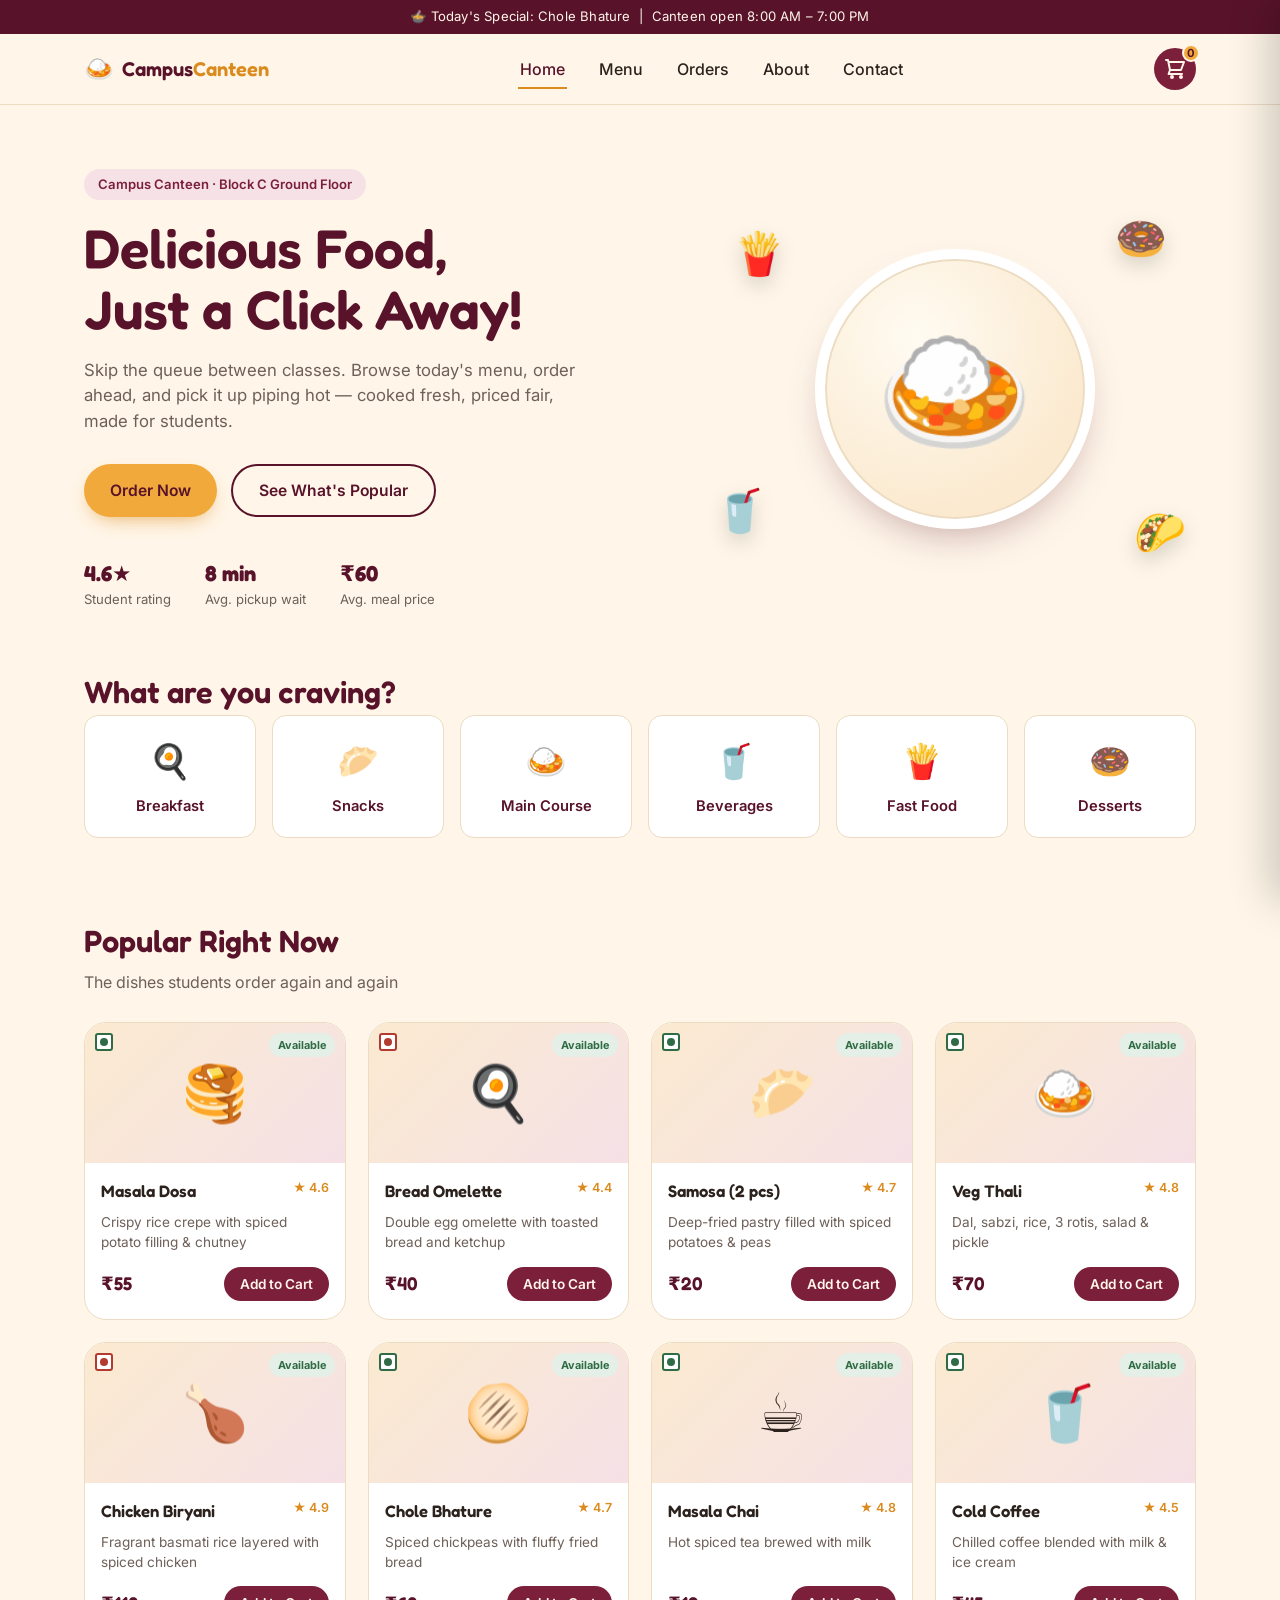
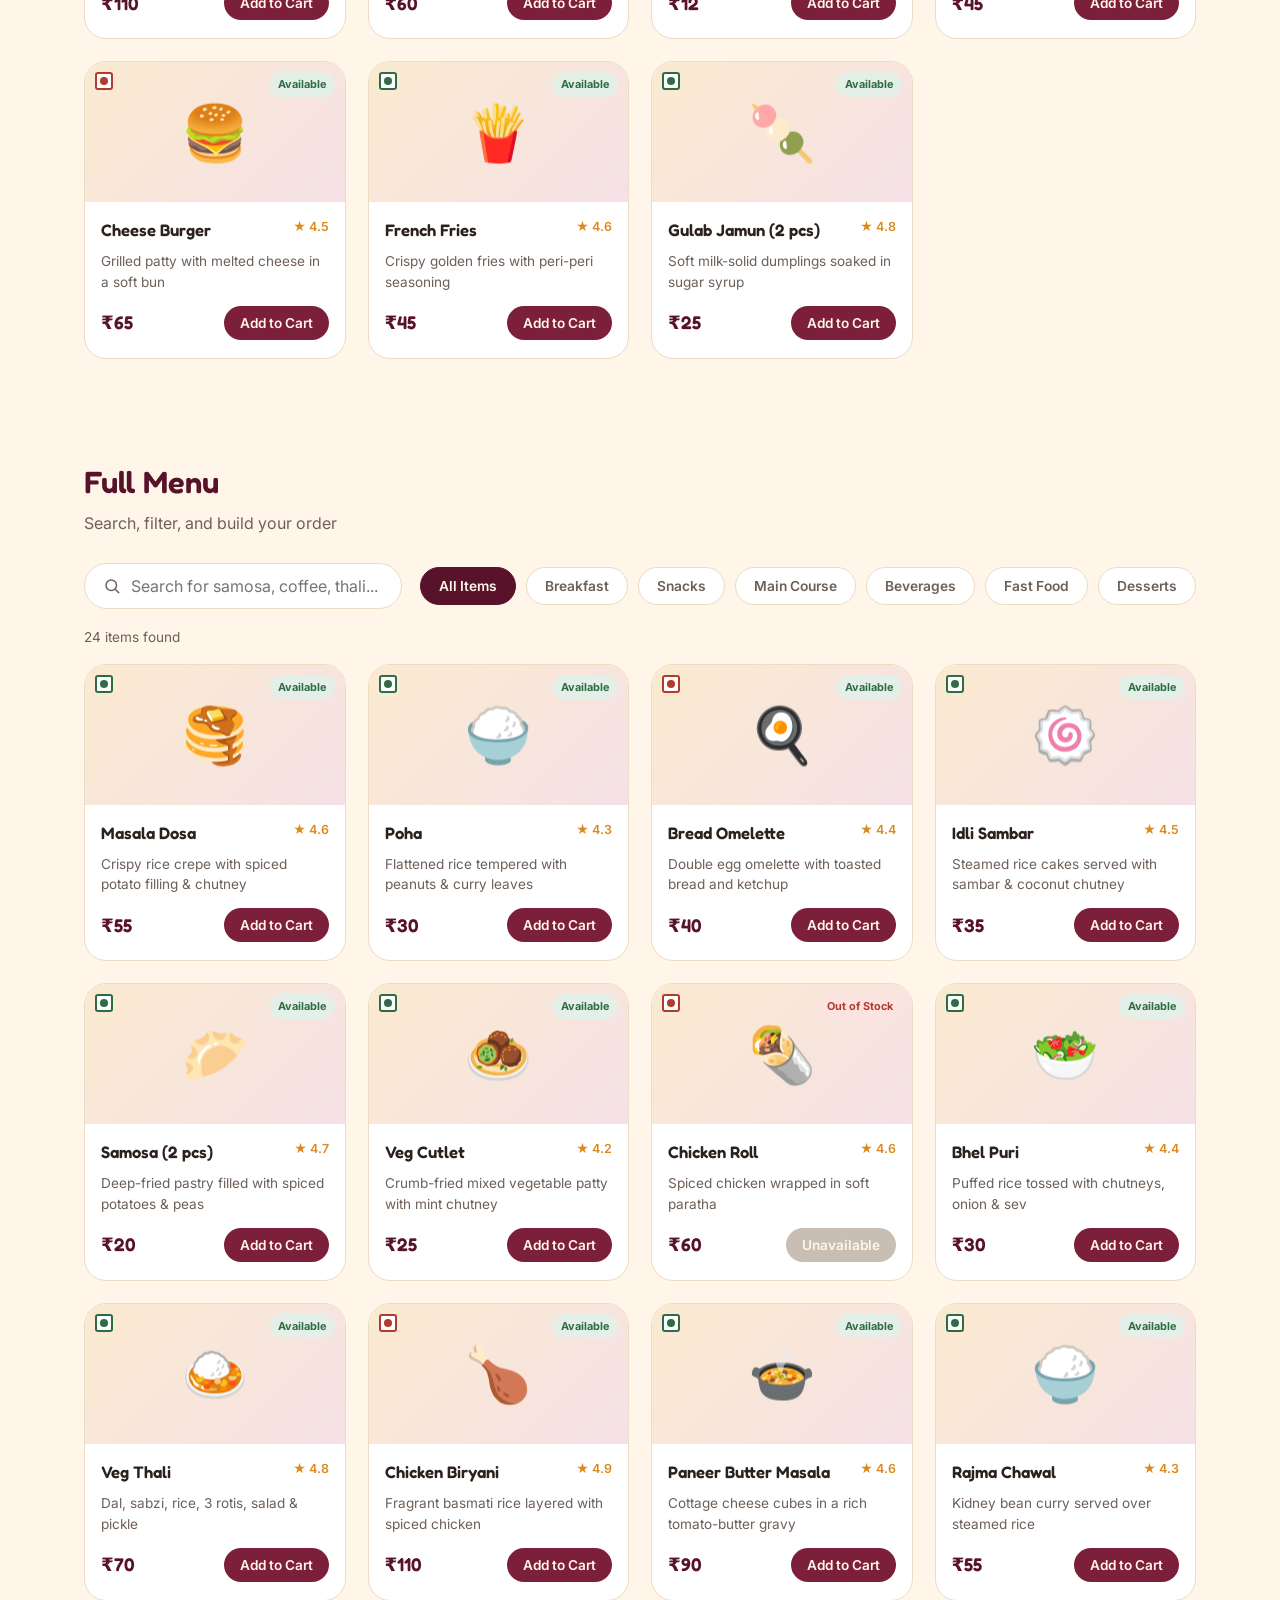
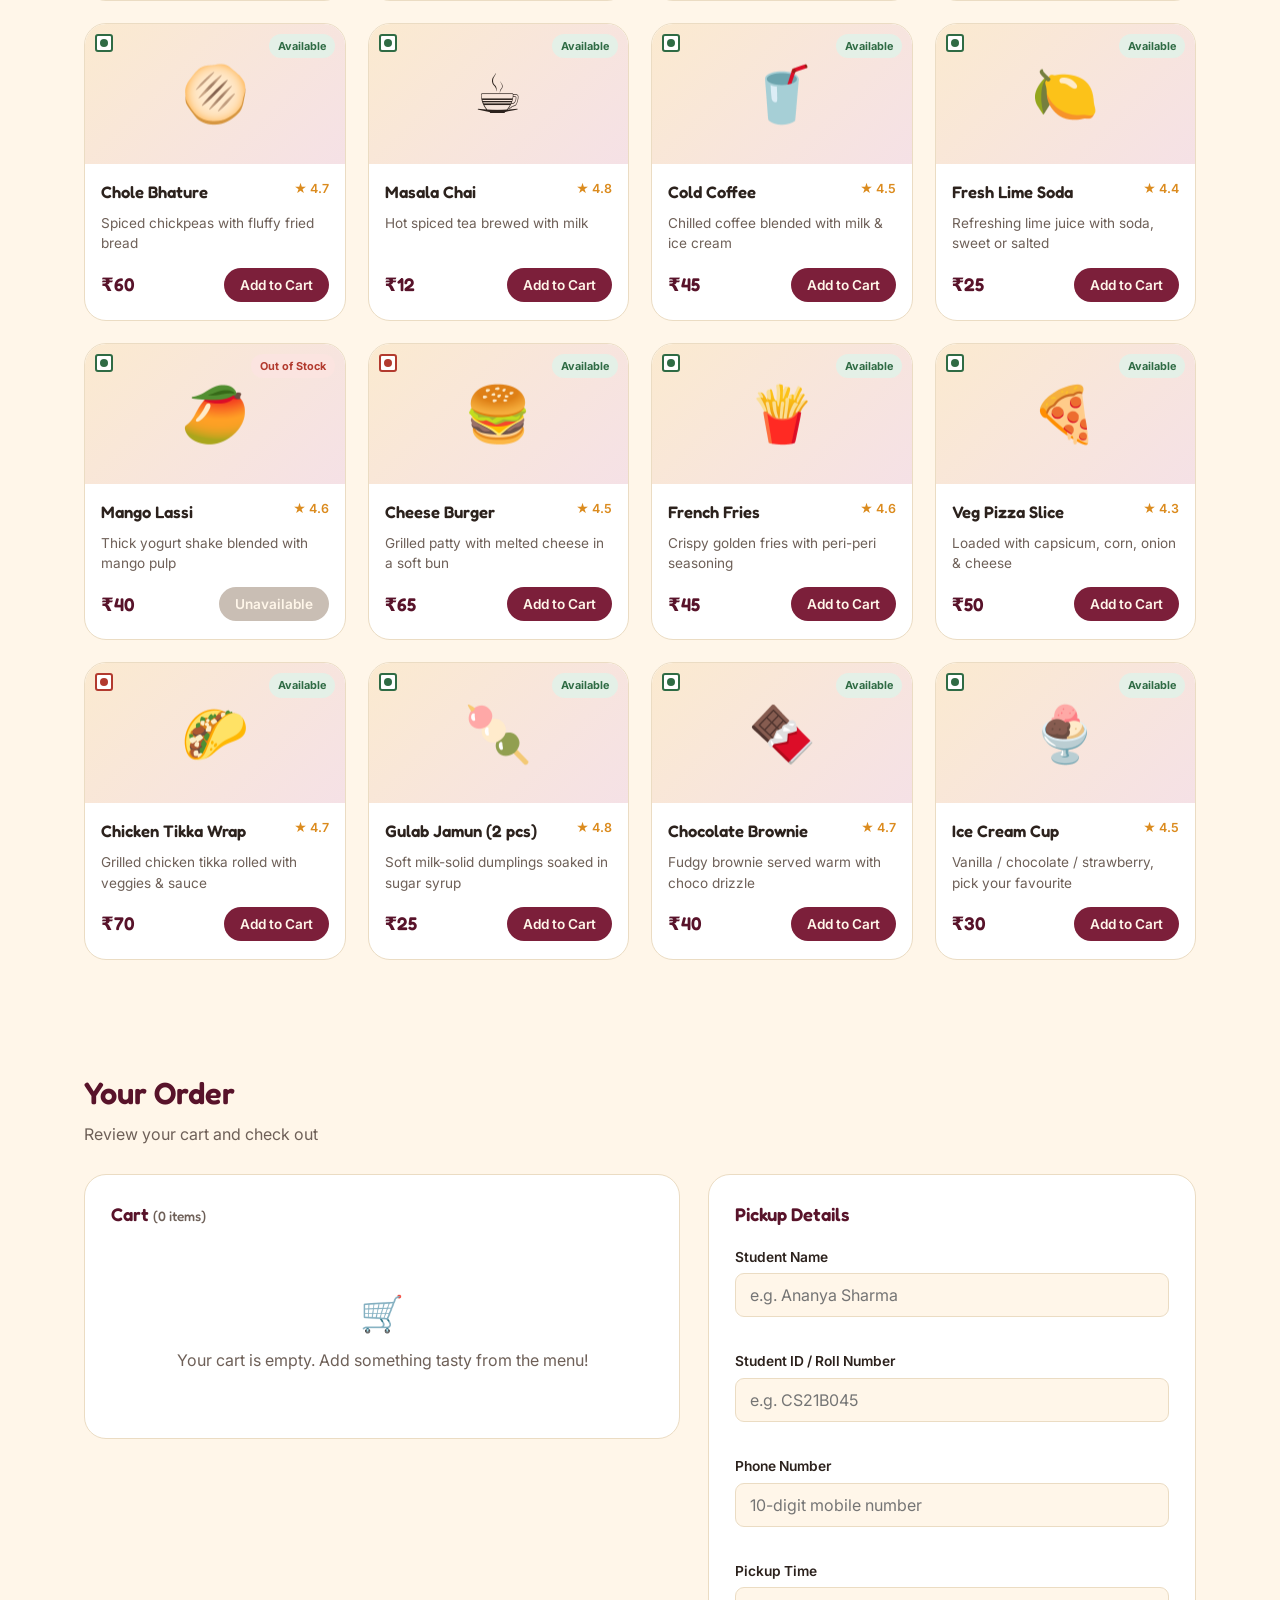
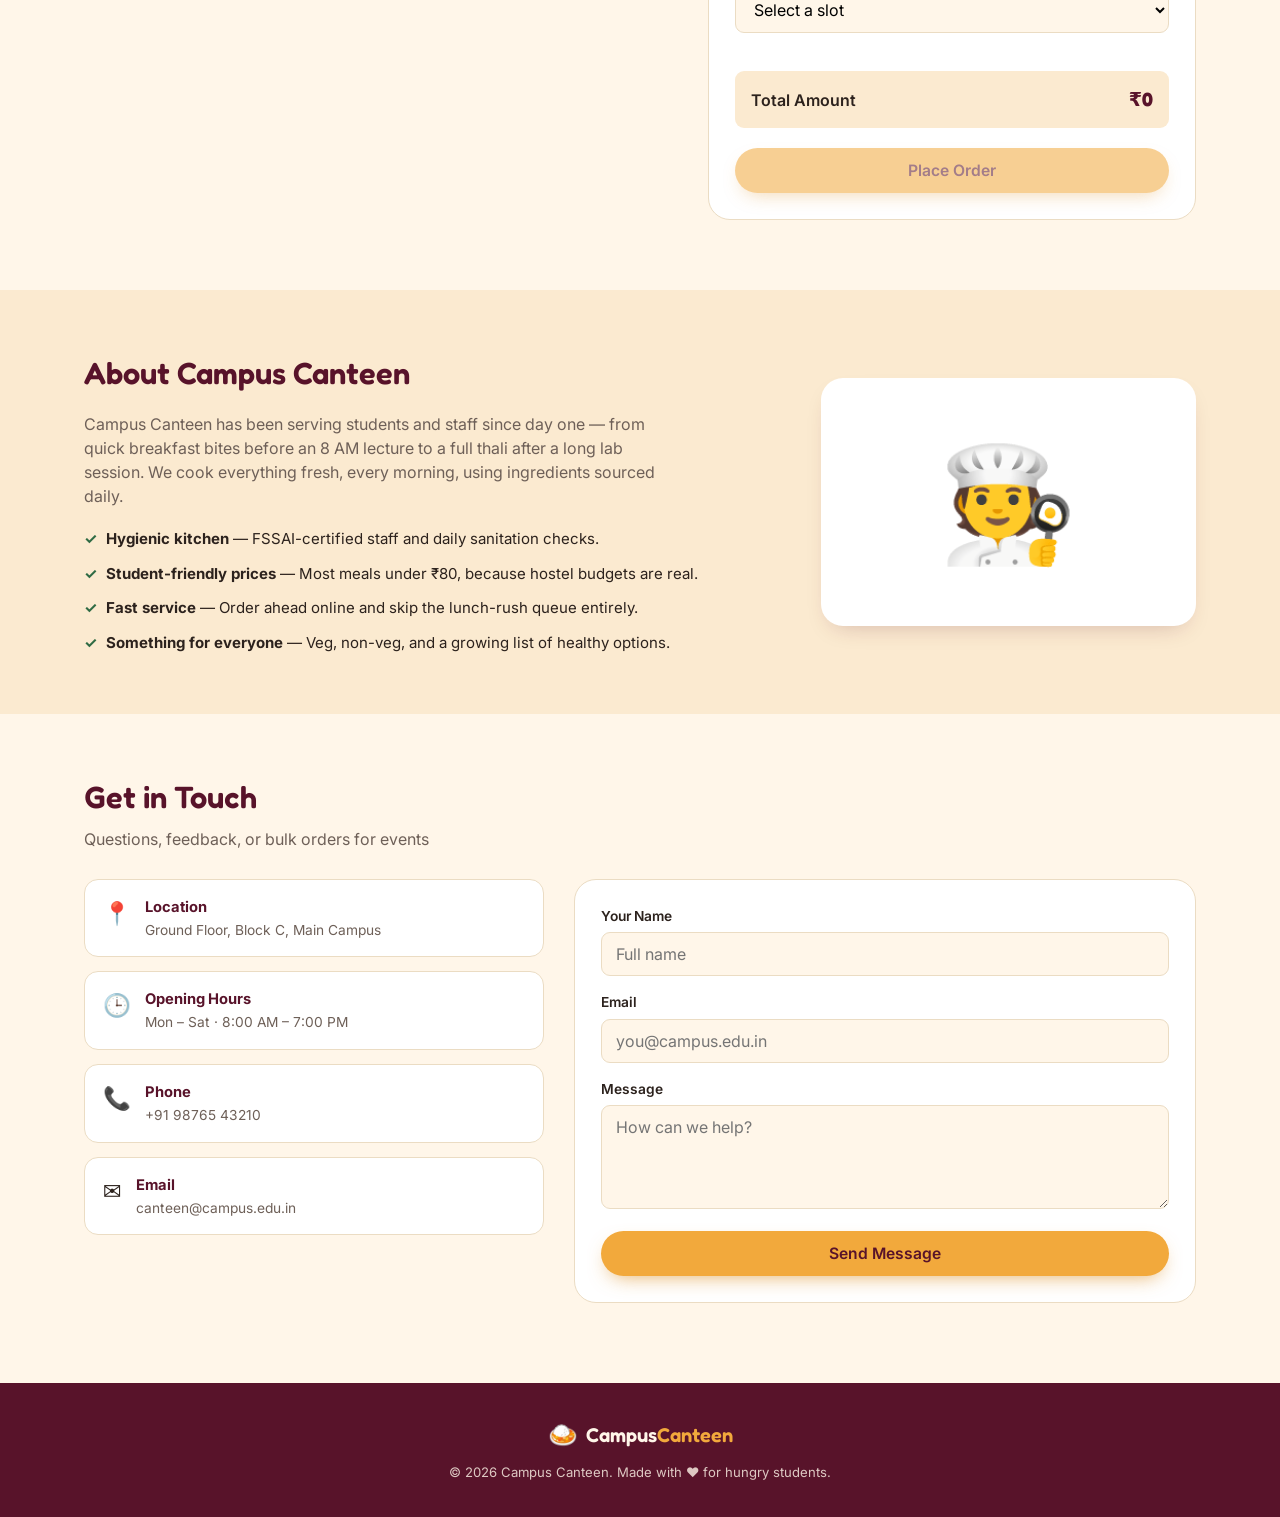
<file: index.html>
<!DOCTYPE html>
<html lang="en">
<head>
<meta charset="UTF-8">
<meta name="viewport" content="width=device-width, initial-scale=1.0">
<title>Campus Canteen | Order Food Online</title>
<link rel="preconnect" href="https://fonts.googleapis.com">
<link href="https://fonts.googleapis.com/css2?family=Fredoka:wght@500;600;700&family=Inter:wght@400;500;600;700&display=swap" rel="stylesheet">
<link rel="stylesheet" href="style.css">
</head>
<body>

<!-- ============ TOP ANNOUNCEMENT BAR ============ -->
<div class="topbar">
  <p>🍲 Today's Special: Chole Bhature &nbsp;|&nbsp; Canteen open 8:00 AM – 7:00 PM</p>
</div>

<!-- ============ NAVIGATION ============ -->
<header class="navbar" id="navbar">
  <div class="nav-inner">
    <a href="#home" class="brand">
      <span class="brand-icon">🍛</span>
      <span class="brand-text">Campus<em>Canteen</em></span>
    </a>

    <nav class="nav-links" id="navLinks">
      <a href="#home" class="nav-link active-link">Home</a>
      <a href="#menu" class="nav-link">Menu</a>
      <a href="#orders" class="nav-link">Orders</a>
      <a href="#about" class="nav-link">About</a>
      <a href="#contact" class="nav-link">Contact</a>
    </nav>

    <div class="nav-actions">
      <button class="cart-btn" id="cartBtn" aria-label="Open cart">
        <svg width="24" height="24" viewBox="0 0 24 24" fill="none"><path d="M3 3H5L5.4 5M5.4 5H21L18 13H7M5.4 5L7 13M7 13L5.6 17H19M9 21C9.55228 21 10 20.5523 10 20C10 19.4477 9.55228 19 9 19C8.44772 19 8 19.4477 8 20C8 20.5523 8.44772 21 9 21ZM18 21C18.5523 21 19 20.5523 19 20C19 19.4477 18.5523 19 18 19C17.4477 19 17 19.4477 17 20C17 20.5523 17.4477 21 18 21Z" stroke="currentColor" stroke-width="2" stroke-linecap="round" stroke-linejoin="round"/></svg>
        <span class="cart-count" id="cartCount">0</span>
      </button>
      <button class="hamburger" id="hamburger" aria-label="Toggle menu">
        <span></span><span></span><span></span>
      </button>
    </div>
  </div>
</header>

<main>

<!-- ============ HERO ============ -->
<section class="hero" id="home">
  <div class="hero-inner">
    <div class="hero-copy">
      <span class="hero-eyebrow">Campus Canteen · Block C Ground Floor</span>
      <h1>Delicious Food,<br>Just a Click Away!</h1>
      <p>Skip the queue between classes. Browse today's menu, order ahead, and pick it up piping hot — cooked fresh, priced fair, made for students.</p>
      <div class="hero-actions">
        <a href="#menu" class="btn btn-primary">Order Now</a>
        <a href="#popular" class="btn btn-ghost">See What's Popular</a>
      </div>
      <div class="hero-stats">
        <div><strong>4.6★</strong><span>Student rating</span></div>
        <div><strong>8 min</strong><span>Avg. pickup wait</span></div>
        <div><strong>₹60</strong><span>Avg. meal price</span></div>
      </div>
    </div>
    <div class="hero-art" aria-hidden="true">
      <div class="hero-plate">🍛</div>
      <div class="floaty f1">🍟</div>
      <div class="floaty f2">🥤</div>
      <div class="floaty f3">🍩</div>
      <div class="floaty f4">🌮</div>
    </div>
  </div>
</section>

<!-- ============ CATEGORIES ============ -->
<section class="categories" id="categories">
  <div class="section-inner">
    <h2 class="section-title">What are you craving?</h2>
    <div class="category-row" id="categoryRow">
      <!-- Filled by JS -->
    </div>
  </div>
</section>

<!-- ============ POPULAR ITEMS ============ -->
<section class="popular" id="popular">
  <div class="section-inner">
    <div class="section-head">
      <h2 class="section-title">Popular Right Now</h2>
      <p class="section-sub">The dishes students order again and again</p>
    </div>
    <div class="food-grid" id="popularGrid">
      <!-- Filled by JS -->
    </div>
  </div>
</section>

<!-- ============ FULL MENU ============ -->
<section class="menu-page" id="menu">
  <div class="section-inner">
    <div class="section-head">
      <h2 class="section-title">Full Menu</h2>
      <p class="section-sub">Search, filter, and build your order</p>
    </div>

    <div class="menu-controls">
      <div class="search-box">
        <svg width="18" height="18" viewBox="0 0 24 24" fill="none"><circle cx="11" cy="11" r="7" stroke="currentColor" stroke-width="2"/><path d="M21 21L16.65 16.65" stroke="currentColor" stroke-width="2" stroke-linecap="round"/></svg>
        <input type="text" id="searchInput" placeholder="Search for samosa, coffee, thali...">
      </div>
      <div class="filter-chips" id="filterChips">
        <!-- Filled by JS -->
      </div>
    </div>

    <p class="results-count" id="resultsCount"></p>
    <div class="food-grid" id="menuGrid">
      <!-- Filled by JS -->
    </div>
    <p class="no-results" id="noResults" hidden>No items match your search. Try a different keyword or category.</p>
  </div>
</section>

<!-- ============ ORDERS: CART + CHECKOUT ============ -->
<section class="orders-section" id="orders">
  <div class="section-inner">
    <div class="section-head">
      <h2 class="section-title">Your Order</h2>
      <p class="section-sub">Review your cart and check out</p>
    </div>

    <div class="orders-layout">
      <!-- CART -->
      <div class="cart-panel">
        <h3>Cart <span id="cartPanelCount">(0 items)</span></h3>
        <div id="cartItemsList" class="cart-items-list">
          <!-- Filled by JS -->
        </div>
        <div class="cart-empty" id="cartEmptyMsg">
          <span>🛒</span>
          <p>Your cart is empty. Add something tasty from the menu!</p>
        </div>

        <div class="cart-summary" id="cartSummary" hidden>
          <div class="summary-row"><span>Subtotal</span><span id="subtotalAmt">₹0</span></div>
          <div class="summary-row"><span>Packaging fee</span><span id="packagingAmt">₹0</span></div>
          <div class="summary-row total-row"><span>Total</span><span id="totalAmt">₹0</span></div>
        </div>
      </div>

      <!-- CHECKOUT FORM -->
      <div class="checkout-panel" id="checkoutPanel">
        <h3>Pickup Details</h3>
        <form id="orderForm" novalidate>
          <div class="form-row">
            <label for="studentName">Student Name</label>
            <input type="text" id="studentName" placeholder="e.g. Ananya Sharma" required>
            <span class="error-msg" id="err-studentName"></span>
          </div>
          <div class="form-row">
            <label for="rollNo">Student ID / Roll Number</label>
            <input type="text" id="rollNo" placeholder="e.g. CS21B045" required>
            <span class="error-msg" id="err-rollNo"></span>
          </div>
          <div class="form-row">
            <label for="phone">Phone Number</label>
            <input type="tel" id="phone" placeholder="10-digit mobile number" required>
            <span class="error-msg" id="err-phone"></span>
          </div>
          <div class="form-row">
            <label for="pickupTime">Pickup Time</label>
            <select id="pickupTime" required>
              <option value="">Select a slot</option>
              <option>ASAP (10 mins)</option>
              <option>12:00 PM – 12:15 PM</option>
              <option>12:15 PM – 12:30 PM</option>
              <option>1:00 PM – 1:15 PM</option>
              <option>1:15 PM – 1:30 PM</option>
              <option>4:00 PM – 4:15 PM</option>
            </select>
            <span class="error-msg" id="err-pickupTime"></span>
          </div>

          <div class="form-total">
            <span>Total Amount</span>
            <strong id="formTotal">₹0</strong>
          </div>

          <button type="submit" class="btn btn-primary btn-block" id="placeOrderBtn">Place Order</button>
        </form>
      </div>
    </div>
  </div>
</section>

<!-- ============ ABOUT ============ -->
<section class="about" id="about">
  <div class="section-inner about-inner">
    <div class="about-copy">
      <h2 class="section-title">About Campus Canteen</h2>
      <p>Campus Canteen has been serving students and staff since day one — from quick breakfast bites before an 8 AM lecture to a full thali after a long lab session. We cook everything fresh, every morning, using ingredients sourced daily.</p>
      <ul class="about-points">
        <li><strong>Hygienic kitchen</strong> — FSSAI-certified staff and daily sanitation checks.</li>
        <li><strong>Student-friendly prices</strong> — Most meals under ₹80, because hostel budgets are real.</li>
        <li><strong>Fast service</strong> — Order ahead online and skip the lunch-rush queue entirely.</li>
        <li><strong>Something for everyone</strong> — Veg, non-veg, and a growing list of healthy options.</li>
      </ul>
    </div>
    <div class="about-art" aria-hidden="true">🧑‍🍳</div>
  </div>
</section>

<!-- ============ CONTACT ============ -->
<section class="contact" id="contact">
  <div class="section-inner">
    <div class="section-head">
      <h2 class="section-title">Get in Touch</h2>
      <p class="section-sub">Questions, feedback, or bulk orders for events</p>
    </div>
    <div class="contact-layout">
      <div class="contact-info">
        <div class="info-card">
          <span>📍</span>
          <div><strong>Location</strong><p>Ground Floor, Block C, Main Campus</p></div>
        </div>
        <div class="info-card">
          <span>🕒</span>
          <div><strong>Opening Hours</strong><p>Mon – Sat · 8:00 AM – 7:00 PM</p></div>
        </div>
        <div class="info-card">
          <span>📞</span>
          <div><strong>Phone</strong><p>+91 98765 43210</p></div>
        </div>
        <div class="info-card">
          <span>✉️</span>
          <div><strong>Email</strong><p>canteen@campus.edu.in</p></div>
        </div>
      </div>
      <form class="contact-form" id="contactForm">
        <div class="form-row">
          <label for="cName">Your Name</label>
          <input type="text" id="cName" placeholder="Full name" required>
        </div>
        <div class="form-row">
          <label for="cEmail">Email</label>
          <input type="email" id="cEmail" placeholder="you@campus.edu.in" required>
        </div>
        <div class="form-row">
          <label for="cMessage">Message</label>
          <textarea id="cMessage" rows="4" placeholder="How can we help?" required></textarea>
        </div>
        <button type="submit" class="btn btn-primary btn-block">Send Message</button>
      </form>
    </div>
  </div>
</section>

</main>

<!-- ============ FOOTER ============ -->
<footer class="footer">
  <div class="section-inner footer-inner">
    <div class="brand footer-brand">
      <span class="brand-icon">🍛</span>
      <span class="brand-text">Campus<em>Canteen</em></span>
    </div>
    <p>&copy; 2026 Campus Canteen. Made with ❤️ for hungry students.</p>
  </div>
</footer>

<!-- ============ CART DRAWER (SLIDE-OUT) ============ -->
<div class="cart-overlay" id="cartOverlay"></div>
<aside class="cart-drawer" id="cartDrawer">
  <div class="drawer-head">
    <h3>Your Cart</h3>
    <button id="closeDrawer" aria-label="Close cart">✕</button>
  </div>
  <div class="drawer-items" id="drawerItems"></div>
  <div class="drawer-empty" id="drawerEmpty">
    <span>🛒</span>
    <p>Nothing here yet — go grab a snack!</p>
  </div>
  <div class="drawer-footer" id="drawerFooter" hidden>
    <div class="summary-row total-row"><span>Total</span><span id="drawerTotal">₹0</span></div>
    <a href="#orders" class="btn btn-primary btn-block" id="drawerCheckoutBtn">Go to Checkout</a>
  </div>
</aside>

<!-- ============ ORDER CONFIRMATION MODAL ============ -->
<div class="modal-overlay" id="modalOverlay">
  <div class="modal-box">
    <div class="modal-icon">✅</div>
    <h3>Order Placed Successfully!</h3>
    <p id="modalMessage">Your order will be ready for pickup at the selected time.</p>
    <div class="modal-order-id">Order ID: <strong id="modalOrderId">#CC0000</strong></div>
    <button class="btn btn-primary btn-block" id="modalCloseBtn">Done</button>
  </div>
</div>

<!-- Toast for small confirmations (add to cart, contact form, etc.) -->
<div class="toast" id="toast"></div>

<script src="script.js"></script>
</body>
</html>
</file>
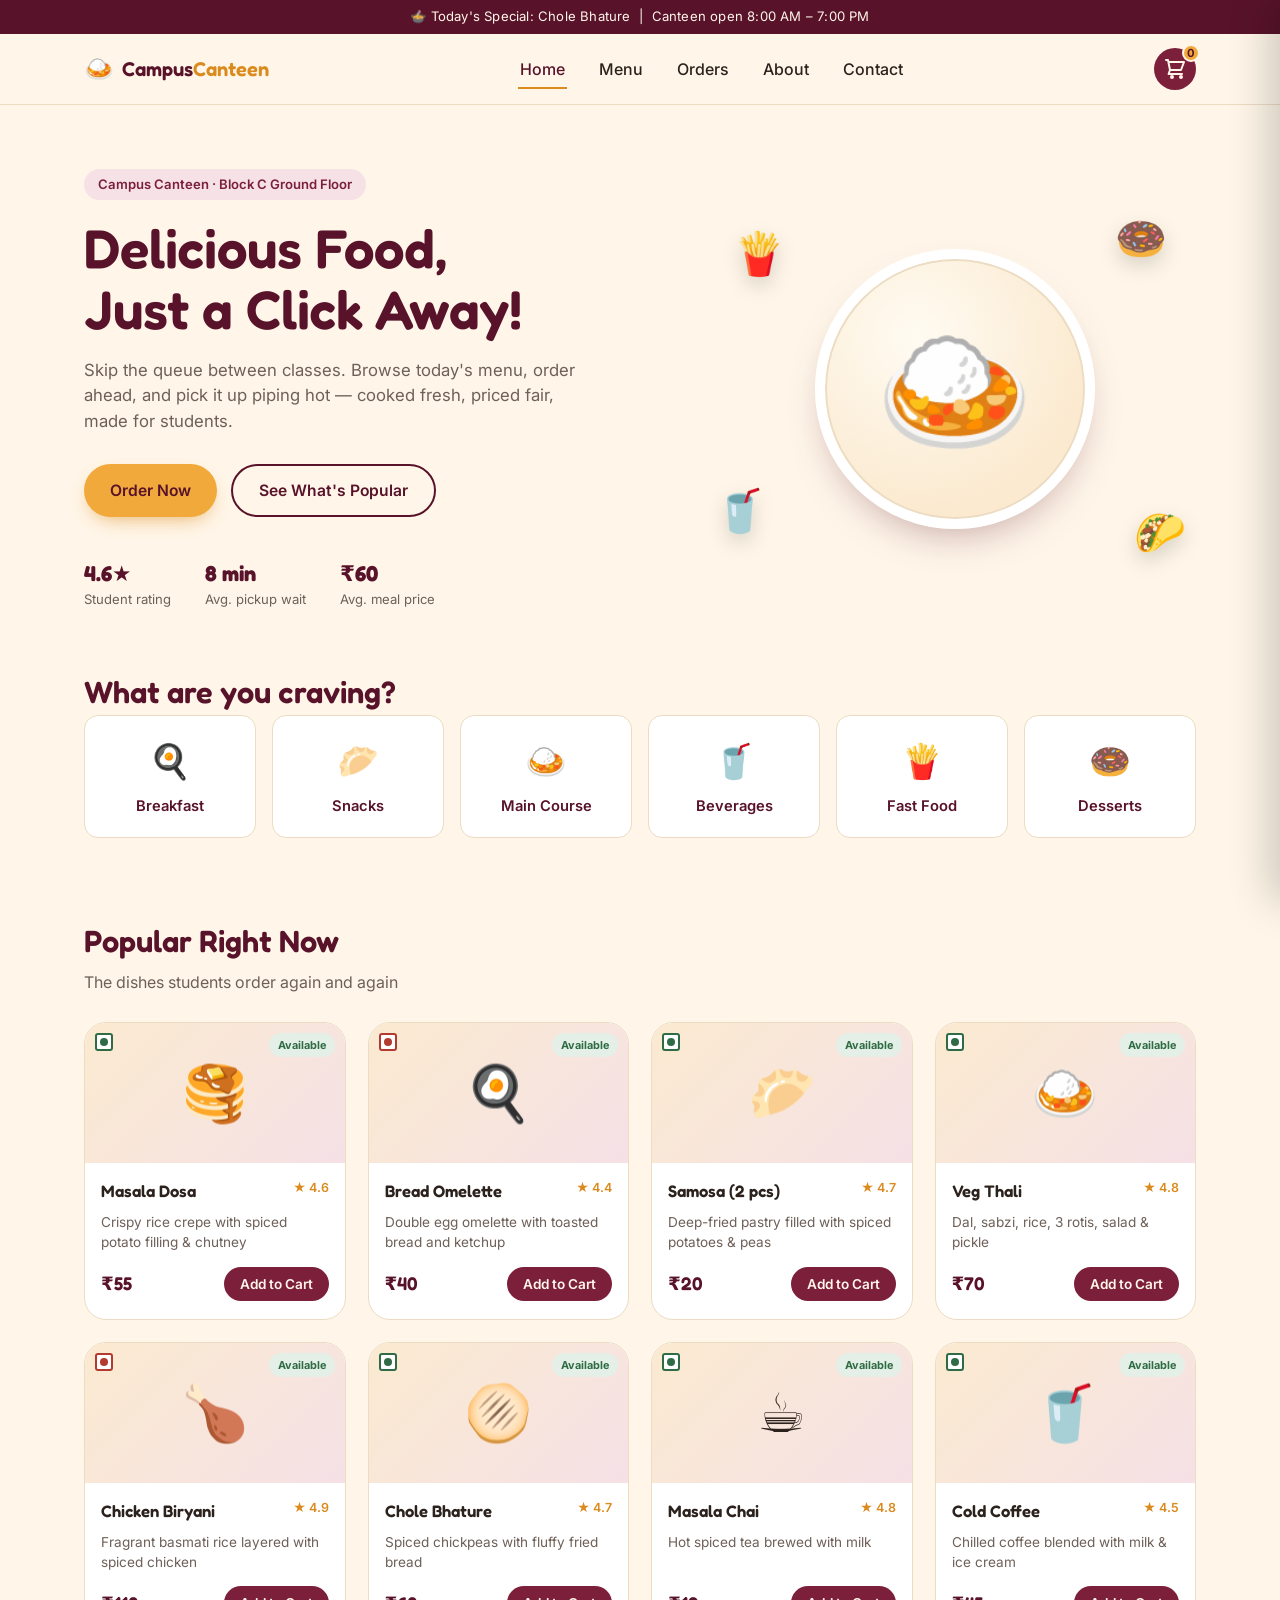
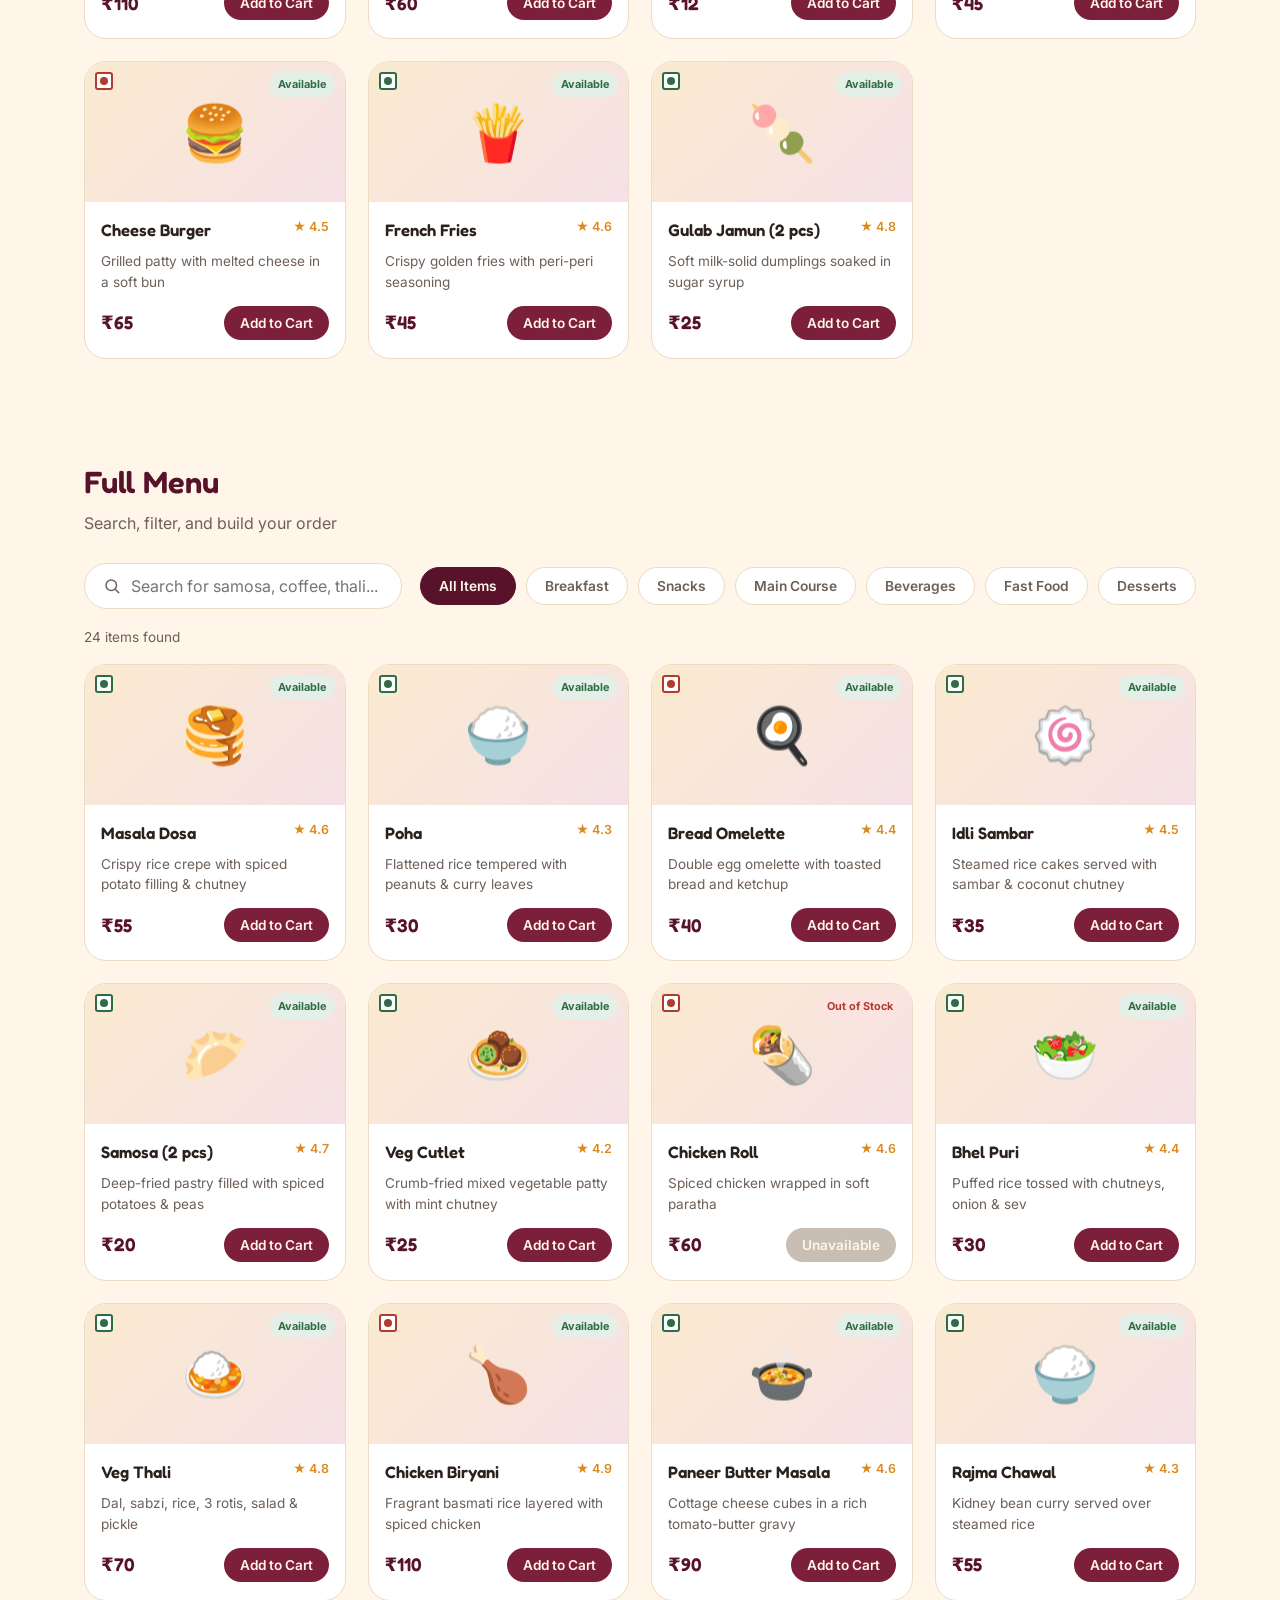
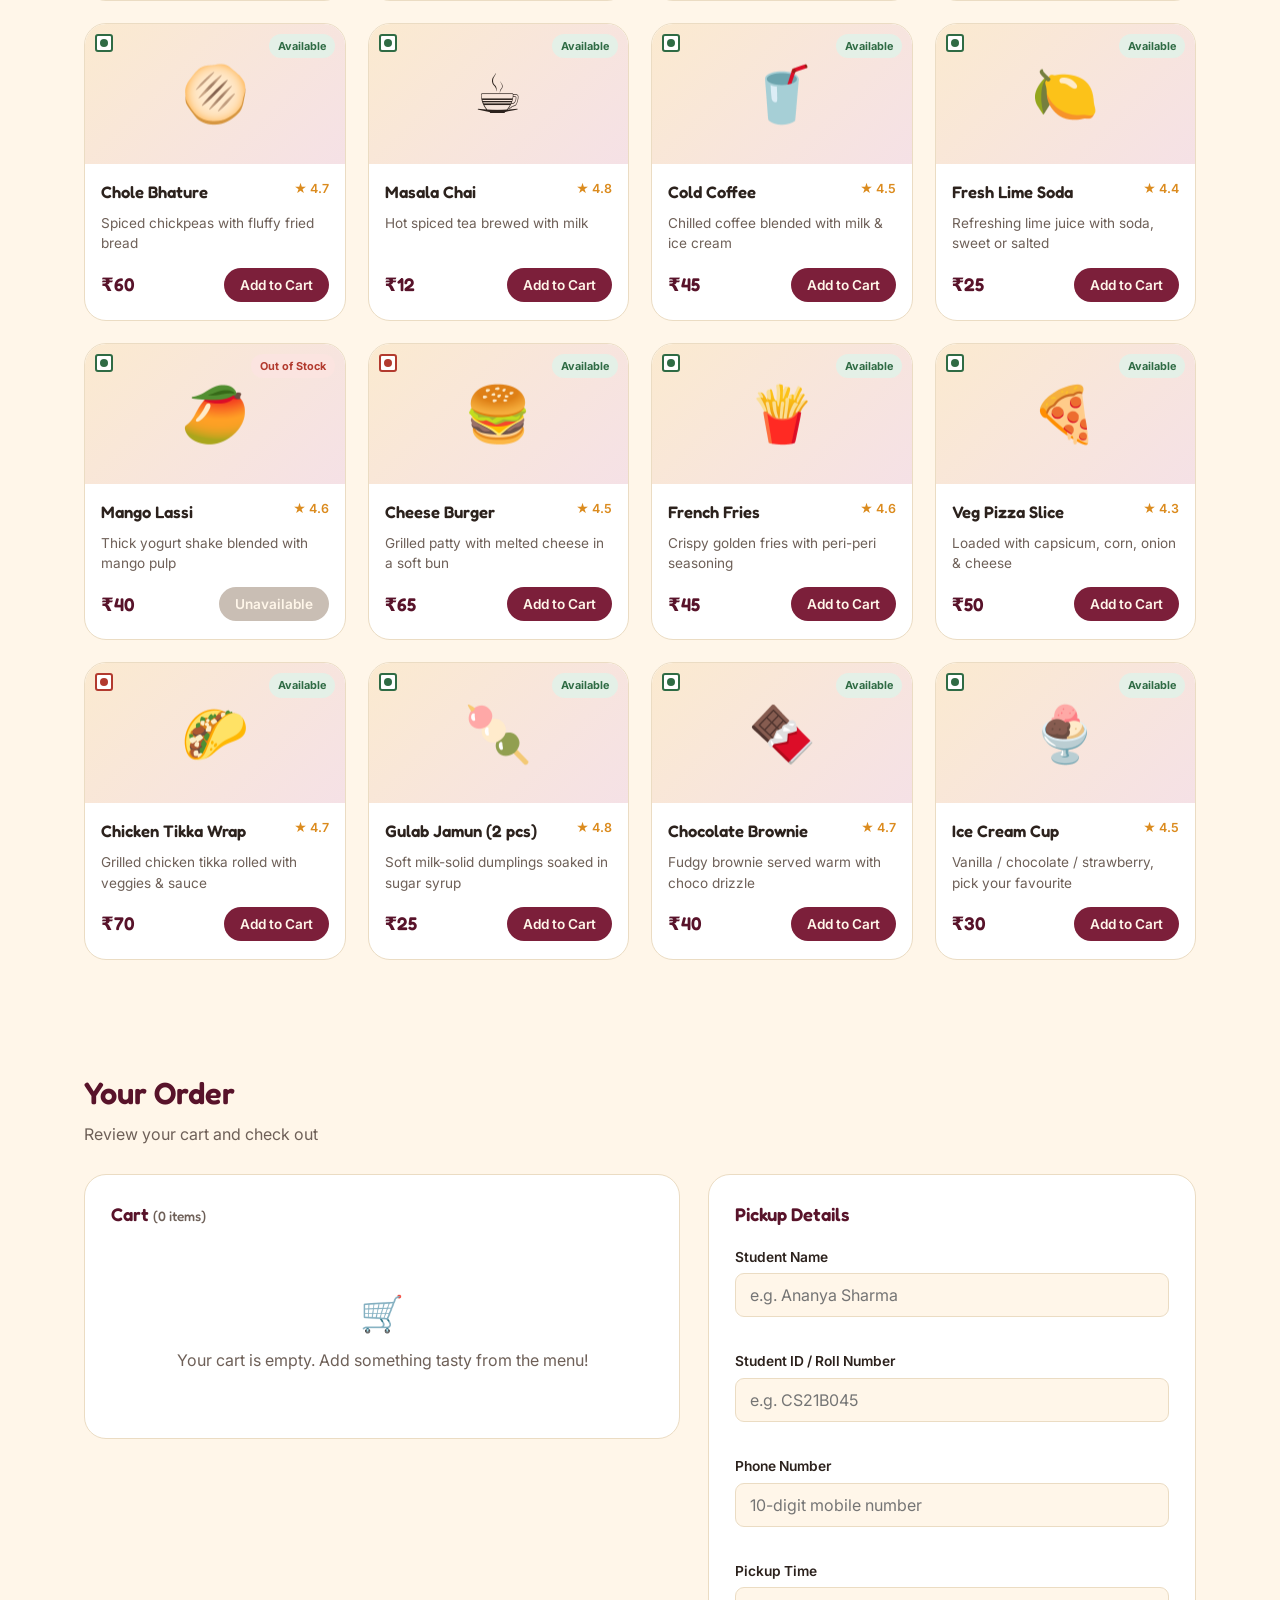
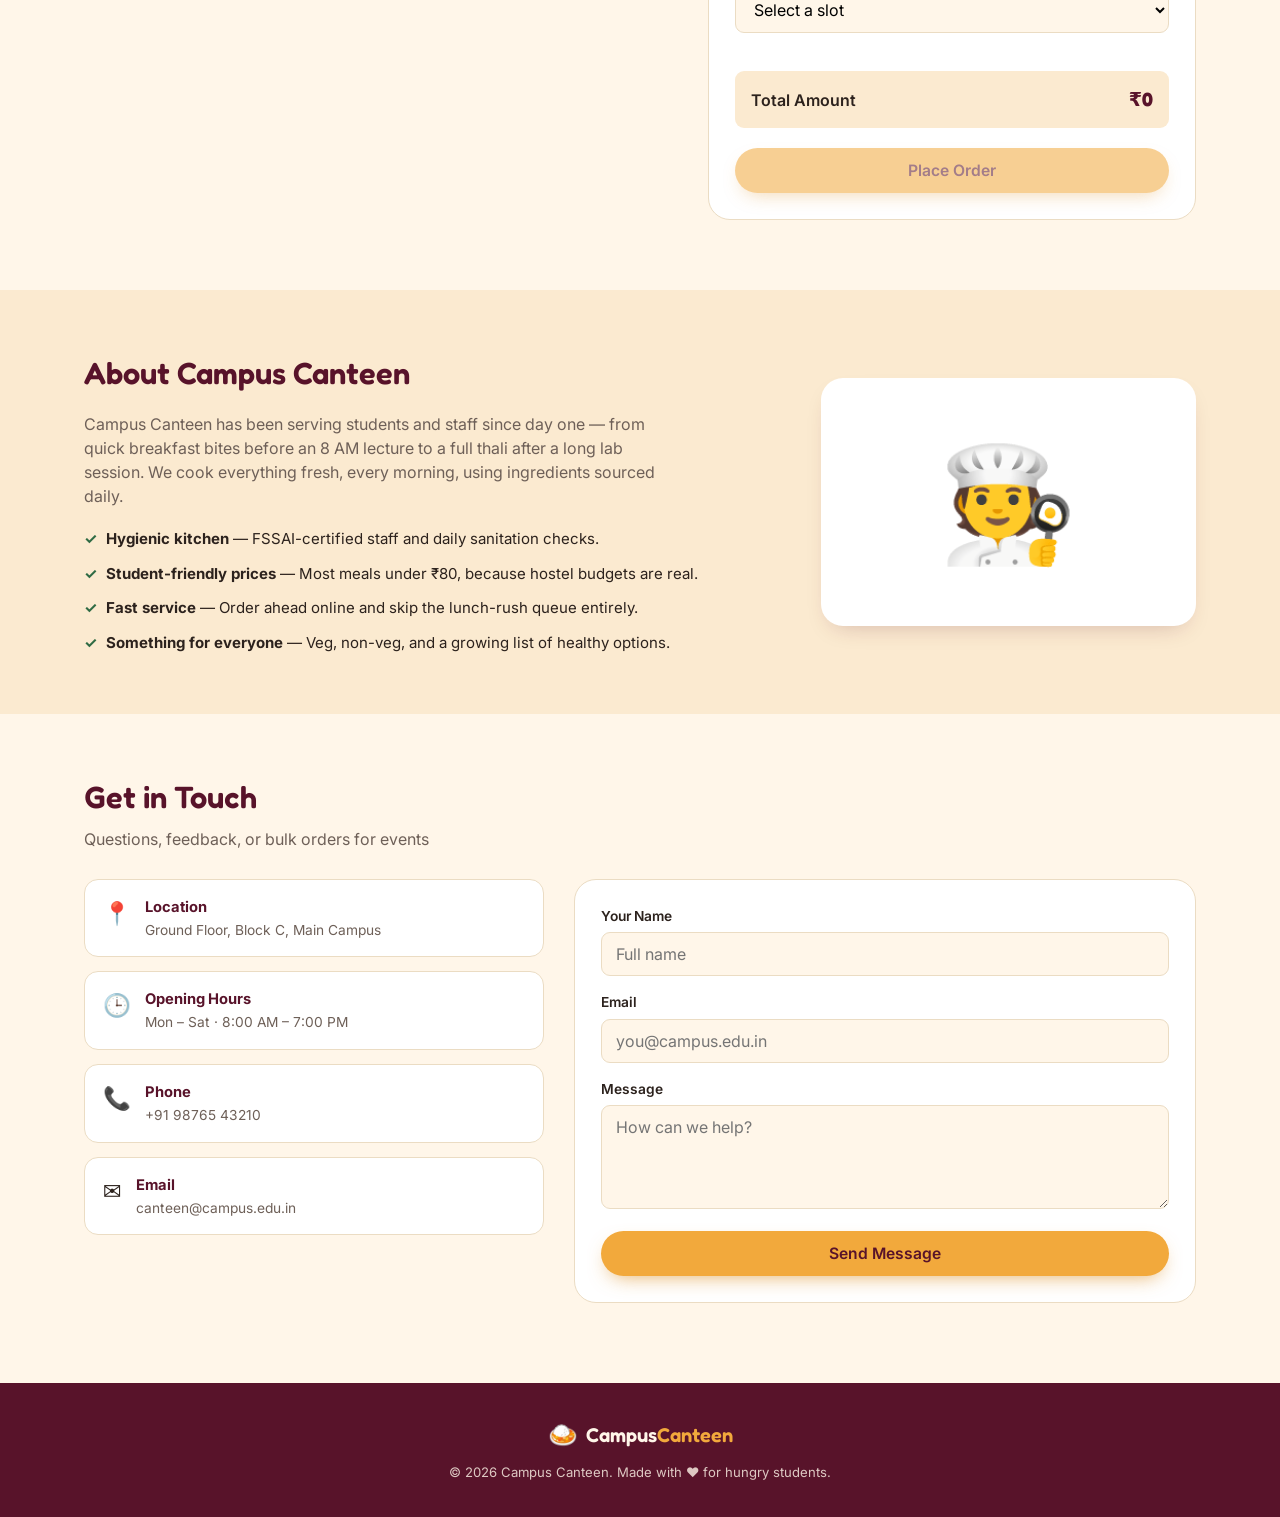
<file: campus-canteen-live (1).html>
<!DOCTYPE html>
<html lang="en">
<head>
<meta charset="UTF-8">
<meta name="viewport" content="width=device-width, initial-scale=1.0">
<title>Campus Canteen | Order Food Online</title>
<link rel="preconnect" href="https://fonts.googleapis.com">
<link href="https://fonts.googleapis.com/css2?family=Fredoka:wght@500;600;700&family=Inter:wght@400;500;600;700&display=swap" rel="stylesheet">
<style>
/* =========================================================
   CAMPUS CANTEEN — STYLESHEET
   Palette: turmeric yellow + chili maroon + warm cream,
   built around Indian college-canteen food, not a generic SaaS kit.
   ========================================================= */

:root {
  /* ---- Color tokens ---- */
  --cream:        #FFF6E9;
  --cream-deep:   #FBEAD0;
  --paper:        #FFFFFF;
  --maroon:       #7C1F3A;
  --maroon-dark:  #58132A;
  --maroon-soft:  #F5E1E6;
  --turmeric:     #F2A93C;
  --turmeric-dark:#DB8B1E;
  --green:        #2F6B44;
  --green-soft:   #E4F0E7;
  --chili:        #B23A2E;
  --chili-soft:   #FBE4E0;
  --ink:          #2C221D;
  --ink-soft:     #6E6058;
  --line:         #EBDCC3;

  /* ---- Type ---- */
  --font-display: 'Fredoka', system-ui, sans-serif;
  --font-body: 'Inter', system-ui, sans-serif;

  /* ---- Shape / shadow ---- */
  --radius-lg: 22px;
  --radius-md: 14px;
  --radius-sm: 9px;
  --shadow-card: 0 10px 24px -12px rgba(88, 19, 42, 0.28);
  --shadow-pop: 0 18px 40px -16px rgba(88, 19, 42, 0.38);
}

/* ---------------- Reset ---------------- */
* { box-sizing: border-box; margin: 0; padding: 0; }
html { scroll-behavior: smooth; }
body {
  font-family: var(--font-body);
  background: var(--cream);
  color: var(--ink);
  line-height: 1.5;
  -webkit-font-smoothing: antialiased;
}
img { max-width: 100%; display: block; }
a { text-decoration: none; color: inherit; }
ul { list-style: none; }
button { font-family: inherit; cursor: pointer; border: none; background: none; }
input, select, textarea { font-family: inherit; font-size: 1rem; }
:focus-visible { outline: 3px solid var(--turmeric-dark); outline-offset: 2px; }

.section-inner { max-width: 1160px; margin: 0 auto; padding: 0 24px; }

.section-title {
  font-family: var(--font-display);
  font-weight: 600;
  font-size: clamp(1.6rem, 2.4vw, 2.2rem);
  color: var(--maroon-dark);
}
.section-sub { color: var(--ink-soft); margin-top: 6px; }
.section-head { margin-bottom: 28px; }

/* ---------------- Buttons ---------------- */
.btn {
  display: inline-flex;
  align-items: center;
  justify-content: center;
  gap: 8px;
  padding: 13px 26px;
  border-radius: 999px;
  font-weight: 600;
  font-size: 0.98rem;
  transition: transform 0.15s ease, box-shadow 0.15s ease, background 0.15s ease;
  white-space: nowrap;
}
.btn-primary {
  background: var(--turmeric);
  color: var(--maroon-dark);
  box-shadow: 0 8px 20px -8px rgba(219, 139, 30, 0.7);
}
.btn-primary:hover { background: var(--turmeric-dark); transform: translateY(-2px); }
.btn-primary:active { transform: translateY(0); }
.btn-ghost {
  background: transparent;
  color: var(--maroon-dark);
  border: 2px solid var(--maroon-dark);
}
.btn-ghost:hover { background: var(--maroon-dark); color: var(--cream); }
.btn-block { width: 100%; }
.btn:disabled { opacity: 0.55; cursor: not-allowed; transform: none !important; }

/* ---------------- Top announcement bar ---------------- */
.topbar {
  background: var(--maroon-dark);
  color: var(--cream);
  text-align: center;
  font-size: 0.82rem;
  padding: 7px 12px;
  letter-spacing: 0.2px;
}

/* ---------------- Navbar ---------------- */
.navbar {
  position: sticky;
  top: 0;
  z-index: 100;
  background: rgba(255, 246, 233, 0.92);
  backdrop-filter: blur(10px);
  border-bottom: 1px solid var(--line);
}
.nav-inner {
  max-width: 1160px;
  margin: 0 auto;
  padding: 14px 24px;
  display: flex;
  align-items: center;
  justify-content: space-between;
  gap: 20px;
}
.brand { display: flex; align-items: center; gap: 8px; }
.brand-icon { font-size: 1.5rem; }
.brand-text {
  font-family: var(--font-display);
  font-weight: 600;
  font-size: 1.25rem;
  color: var(--maroon-dark);
}
.brand-text em { font-style: normal; color: var(--turmeric-dark); }

.nav-links { display: flex; align-items: center; gap: 30px; }
.nav-link {
  font-weight: 500;
  color: var(--ink);
  position: relative;
  padding: 4px 2px;
  transition: color 0.15s ease;
}
.nav-link::after {
  content: "";
  position: absolute;
  left: 0; bottom: -4px;
  width: 0; height: 2px;
  background: var(--turmeric-dark);
  transition: width 0.2s ease;
}
.nav-link:hover, .nav-link.active-link { color: var(--maroon-dark); }
.nav-link:hover::after, .nav-link.active-link::after { width: 100%; }

.nav-actions { display: flex; align-items: center; gap: 14px; }
.cart-btn {
  position: relative;
  display: flex;
  align-items: center;
  justify-content: center;
  width: 42px; height: 42px;
  border-radius: 50%;
  background: var(--maroon);
  color: var(--cream);
  transition: transform 0.15s ease, background 0.15s ease;
}
.cart-btn:hover { background: var(--maroon-dark); transform: scale(1.06); }
.cart-count {
  position: absolute;
  top: -4px; right: -4px;
  background: var(--turmeric);
  color: var(--maroon-dark);
  font-size: 0.7rem;
  font-weight: 700;
  min-width: 18px; height: 18px;
  border-radius: 50%;
  display: flex; align-items: center; justify-content: center;
  border: 2px solid var(--cream);
  transition: transform 0.2s ease;
}
.cart-count.bump { animation: bump 0.35s ease; }
@keyframes bump { 0% { transform: scale(1); } 40% { transform: scale(1.45); } 100% { transform: scale(1); } }

.hamburger {
  display: none;
  flex-direction: column;
  gap: 5px;
  width: 28px;
}
.hamburger span {
  height: 2.5px;
  background: var(--maroon-dark);
  border-radius: 2px;
  transition: transform 0.25s ease, opacity 0.25s ease;
}
.hamburger.open span:nth-child(1) { transform: translateY(7.5px) rotate(45deg); }
.hamburger.open span:nth-child(2) { opacity: 0; }
.hamburger.open span:nth-child(3) { transform: translateY(-7.5px) rotate(-45deg); }

/* ---------------- Hero ---------------- */
.hero { padding: 64px 0 40px; overflow: hidden; }
.hero-inner {
  max-width: 1160px;
  margin: 0 auto;
  padding: 0 24px;
  display: grid;
  grid-template-columns: 1.1fr 0.9fr;
  align-items: center;
  gap: 40px;
}
.hero-eyebrow {
  display: inline-block;
  font-size: 0.82rem;
  font-weight: 600;
  color: var(--maroon);
  background: var(--maroon-soft);
  padding: 6px 14px;
  border-radius: 999px;
  margin-bottom: 18px;
}
.hero-copy h1 {
  font-family: var(--font-display);
  font-weight: 600;
  font-size: clamp(2.2rem, 4.6vw, 3.4rem);
  line-height: 1.12;
  color: var(--maroon-dark);
}
.hero-copy p {
  margin-top: 18px;
  max-width: 46ch;
  color: var(--ink-soft);
  font-size: 1.05rem;
}
.hero-actions { display: flex; gap: 14px; margin-top: 30px; flex-wrap: wrap; }
.hero-stats { display: flex; gap: 34px; margin-top: 40px; }
.hero-stats div { display: flex; flex-direction: column; }
.hero-stats strong { font-family: var(--font-display); font-size: 1.35rem; color: var(--maroon-dark); }
.hero-stats span { font-size: 0.82rem; color: var(--ink-soft); }

.hero-art {
  position: relative;
  height: 380px;
  display: flex;
  align-items: center;
  justify-content: center;
}
.hero-plate {
  width: 280px; height: 280px;
  border-radius: 50%;
  background: radial-gradient(circle at 35% 30%, #FFFBF2, var(--cream-deep) 70%);
  border: 10px solid var(--paper);
  box-shadow: var(--shadow-pop), inset 0 0 0 2px var(--line);
  display: flex; align-items: center; justify-content: center;
  font-size: 8rem;
  animation: float 5s ease-in-out infinite;
}
.floaty {
  position: absolute;
  font-size: 2.6rem;
  filter: drop-shadow(0 8px 10px rgba(0,0,0,0.15));
  animation: float 4s ease-in-out infinite;
}
.f1 { top: 6%; left: 4%; animation-delay: 0.2s; }
.f2 { bottom: 10%; left: 0%; animation-delay: 0.8s; }
.f3 { top: 2%; right: 6%; animation-delay: 0.4s; }
.f4 { bottom: 4%; right: 2%; animation-delay: 1.1s; }
@keyframes float {
  0%, 100% { transform: translateY(0); }
  50% { transform: translateY(-14px); }
}

/* ---------------- Categories ---------------- */
.categories { padding: 20px 0 50px; }
.category-row {
  display: grid;
  grid-template-columns: repeat(6, 1fr);
  gap: 16px;
}
.category-card {
  background: var(--paper);
  border: 1px solid var(--line);
  border-radius: var(--radius-md);
  padding: 20px 12px;
  text-align: center;
  transition: transform 0.18s ease, box-shadow 0.18s ease, border-color 0.18s ease;
}
.category-card:hover {
  transform: translateY(-5px);
  box-shadow: var(--shadow-card);
  border-color: var(--turmeric);
}
.category-card .cat-icon { font-size: 2.1rem; margin-bottom: 8px; }
.category-card .cat-name { font-weight: 600; font-size: 0.92rem; color: var(--maroon-dark); }

/* ---------------- Food grid & cards ---------------- */
.popular { padding: 30px 0 60px; }
.food-grid {
  display: grid;
  grid-template-columns: repeat(4, 1fr);
  gap: 22px;
}
.food-card {
  background: var(--paper);
  border-radius: var(--radius-lg);
  overflow: hidden;
  border: 1px solid var(--line);
  transition: transform 0.2s ease, box-shadow 0.2s ease;
  display: flex;
  flex-direction: column;
}
.food-card:hover { transform: translateY(-6px); box-shadow: var(--shadow-pop); }

.food-thumb {
  position: relative;
  height: 140px;
  background: linear-gradient(135deg, var(--cream-deep), var(--maroon-soft));
  display: flex; align-items: center; justify-content: center;
  font-size: 3.4rem;
}
.veg-badge {
  position: absolute;
  top: 10px; left: 10px;
  width: 18px; height: 18px;
  border: 2px solid var(--green);
  border-radius: 3px;
  display: flex; align-items: center; justify-content: center;
  background: var(--paper);
}
.veg-badge::after { content: ""; width: 8px; height: 8px; border-radius: 50%; background: var(--green); }
.veg-badge.nonveg { border-color: var(--chili); }
.veg-badge.nonveg::after { background: var(--chili); }

.stock-badge {
  position: absolute;
  top: 10px; right: 10px;
  font-size: 0.68rem;
  font-weight: 700;
  padding: 4px 9px;
  border-radius: 999px;
  background: var(--chili-soft);
  color: var(--chili);
}
.stock-badge.in-stock { background: var(--green-soft); color: var(--green); }

.food-body { padding: 16px 16px 18px; display: flex; flex-direction: column; gap: 8px; flex: 1; }
.food-top { display: flex; justify-content: space-between; align-items: flex-start; gap: 8px; }
.food-name { font-family: var(--font-display); font-weight: 600; font-size: 1.04rem; color: var(--ink); }
.food-rating {
  display: flex; align-items: center; gap: 3px;
  font-size: 0.78rem; font-weight: 600; color: var(--turmeric-dark);
  white-space: nowrap;
}
.food-desc { font-size: 0.85rem; color: var(--ink-soft); flex: 1; }
.food-bottom { display: flex; align-items: center; justify-content: space-between; margin-top: 6px; }
.food-price { font-family: var(--font-display); font-weight: 600; font-size: 1.15rem; color: var(--maroon-dark); }

.add-btn {
  background: var(--maroon);
  color: var(--cream);
  padding: 9px 16px;
  border-radius: 999px;
  font-weight: 600;
  font-size: 0.85rem;
  transition: background 0.15s ease, transform 0.15s ease;
}
.add-btn:hover { background: var(--maroon-dark); transform: scale(1.04); }
.add-btn.added { background: var(--green); }
.add-btn:disabled { background: #C9BEB4; cursor: not-allowed; }

/* Qty stepper (menu page) */
.qty-stepper {
  display: flex; align-items: center; gap: 10px;
  background: var(--cream-deep);
  border-radius: 999px;
  padding: 4px 6px;
}
.qty-stepper button {
  width: 26px; height: 26px;
  border-radius: 50%;
  background: var(--paper);
  color: var(--maroon-dark);
  font-weight: 700;
  font-size: 1rem;
  display: flex; align-items: center; justify-content: center;
  box-shadow: 0 1px 3px rgba(0,0,0,0.12);
}
.qty-stepper button:hover { background: var(--turmeric); }
.qty-stepper span { min-width: 16px; text-align: center; font-weight: 600; }

/* ---------------- Menu page controls ---------------- */
.menu-page { padding: 40px 0 70px; }
.menu-controls {
  display: flex;
  gap: 18px;
  flex-wrap: wrap;
  align-items: center;
  margin-bottom: 8px;
}
.search-box {
  display: flex;
  align-items: center;
  gap: 10px;
  background: var(--paper);
  border: 1px solid var(--line);
  border-radius: 999px;
  padding: 12px 18px;
  flex: 1;
  min-width: 240px;
  color: var(--ink-soft);
  transition: border-color 0.15s ease, box-shadow 0.15s ease;
}
.search-box:focus-within { border-color: var(--turmeric-dark); box-shadow: 0 0 0 3px rgba(242,169,60,0.25); }
.search-box input { border: none; outline: none; background: transparent; flex: 1; color: var(--ink); }

.filter-chips { display: flex; gap: 10px; flex-wrap: wrap; }
.chip {
  padding: 10px 18px;
  border-radius: 999px;
  background: var(--paper);
  border: 1px solid var(--line);
  font-weight: 600;
  font-size: 0.86rem;
  color: var(--ink-soft);
  transition: all 0.15s ease;
}
.chip:hover { border-color: var(--turmeric); color: var(--maroon-dark); }
.chip.active {
  background: var(--maroon-dark);
  border-color: var(--maroon-dark);
  color: var(--cream);
}

.results-count { color: var(--ink-soft); font-size: 0.85rem; margin: 18px 0 16px; }
.no-results { text-align: center; padding: 50px 0; color: var(--ink-soft); font-size: 1rem; }

/* ---------------- Orders / Cart section ---------------- */
.orders-section { padding: 40px 0 70px; }
.orders-layout {
  display: grid;
  grid-template-columns: 1.1fr 0.9fr;
  gap: 28px;
  align-items: start;
}
.cart-panel, .checkout-panel {
  background: var(--paper);
  border: 1px solid var(--line);
  border-radius: var(--radius-lg);
  padding: 26px;
}
.cart-panel h3, .checkout-panel h3 {
  font-family: var(--font-display);
  font-weight: 600;
  color: var(--maroon-dark);
  margin-bottom: 18px;
  font-size: 1.15rem;
}
.cart-panel h3 span { color: var(--ink-soft); font-weight: 500; font-size: 0.85rem; }

.cart-items-list { display: flex; flex-direction: column; gap: 14px; }
.cart-line {
  display: grid;
  grid-template-columns: 46px 1fr auto auto;
  align-items: center;
  gap: 14px;
  padding-bottom: 14px;
  border-bottom: 1px dashed var(--line);
}
.cart-line:last-child { border-bottom: none; padding-bottom: 0; }
.cart-line-icon {
  width: 46px; height: 46px;
  border-radius: 12px;
  background: var(--cream-deep);
  display: flex; align-items: center; justify-content: center;
  font-size: 1.5rem;
}
.cart-line-info .name { font-weight: 600; font-size: 0.95rem; }
.cart-line-info .unit-price { font-size: 0.8rem; color: var(--ink-soft); }
.cart-line-total { font-weight: 700; color: var(--maroon-dark); white-space: nowrap; }
.remove-btn {
  color: var(--chili);
  font-size: 1.05rem;
  padding: 4px;
  transition: transform 0.15s ease;
}
.remove-btn:hover { transform: scale(1.2); }

.cart-empty { text-align: center; padding: 40px 10px; color: var(--ink-soft); display: none; }
.cart-empty span { font-size: 2.2rem; display: block; margin-bottom: 8px; }

.cart-summary { margin-top: 20px; padding-top: 16px; border-top: 1px solid var(--line); }
.summary-row { display: flex; justify-content: space-between; font-size: 0.92rem; padding: 5px 0; color: var(--ink-soft); }
.total-row { font-family: var(--font-display); font-size: 1.15rem; font-weight: 600; color: var(--maroon-dark); border-top: 1px dashed var(--line); margin-top: 6px; padding-top: 12px; }

.form-row { margin-bottom: 16px; }
.form-row label { display: block; font-weight: 600; font-size: 0.86rem; margin-bottom: 6px; color: var(--ink); }
.form-row input, .form-row select, .form-row textarea {
  width: 100%;
  padding: 11px 14px;
  border: 1px solid var(--line);
  border-radius: var(--radius-sm);
  background: var(--cream);
  transition: border-color 0.15s ease, box-shadow 0.15s ease;
}
.form-row input:focus, .form-row select:focus, .form-row textarea:focus {
  outline: none;
  border-color: var(--turmeric-dark);
  box-shadow: 0 0 0 3px rgba(242,169,60,0.22);
}
.form-row input.invalid, .form-row select.invalid { border-color: var(--chili); background: var(--chili-soft); }
.error-msg { display: block; color: var(--chili); font-size: 0.76rem; margin-top: 4px; min-height: 14px; }

.form-total {
  display: flex; justify-content: space-between; align-items: center;
  background: var(--cream-deep);
  padding: 14px 16px;
  border-radius: var(--radius-sm);
  margin: 20px 0;
  font-weight: 600;
}
.form-total strong { font-family: var(--font-display); color: var(--maroon-dark); font-size: 1.2rem; }

/* ---------------- About ---------------- */
.about { padding: 60px 0; background: var(--cream-deep); }
.about-inner { display: grid; grid-template-columns: 1.3fr 0.7fr; gap: 40px; align-items: center; }
.about-copy p { color: var(--ink-soft); margin: 16px 0 20px; max-width: 60ch; }
.about-points { display: flex; flex-direction: column; gap: 12px; }
.about-points li { font-size: 0.94rem; color: var(--ink); padding-left: 22px; position: relative; }
.about-points li::before {
  content: "✓";
  position: absolute; left: 0; top: 0;
  color: var(--green); font-weight: 700;
}
.about-art {
  font-size: 7rem;
  text-align: center;
  background: var(--paper);
  border-radius: var(--radius-lg);
  padding: 40px;
  box-shadow: var(--shadow-card);
}

/* ---------------- Contact ---------------- */
.contact { padding: 60px 0 80px; }
.contact-layout { display: grid; grid-template-columns: 0.85fr 1.15fr; gap: 30px; }
.contact-info { display: flex; flex-direction: column; gap: 14px; }
.info-card {
  display: flex; gap: 14px; align-items: flex-start;
  background: var(--paper);
  border: 1px solid var(--line);
  border-radius: var(--radius-md);
  padding: 16px 18px;
}
.info-card span { font-size: 1.4rem; }
.info-card strong { display: block; font-size: 0.92rem; color: var(--maroon-dark); }
.info-card p { font-size: 0.86rem; color: var(--ink-soft); margin-top: 2px; }

.contact-form {
  background: var(--paper);
  border: 1px solid var(--line);
  border-radius: var(--radius-lg);
  padding: 26px;
}

/* ---------------- Footer ---------------- */
.footer { background: var(--maroon-dark); color: var(--cream); padding: 34px 0; }
.footer-inner { display: flex; flex-direction: column; align-items: center; gap: 10px; text-align: center; }
.footer-brand .brand-text { color: var(--cream); }
.footer-brand .brand-text em { color: var(--turmeric); }
.footer p { font-size: 0.82rem; opacity: 0.8; }

/* ---------------- Cart drawer ---------------- */
.cart-overlay {
  position: fixed; inset: 0;
  background: rgba(44, 34, 29, 0.45);
  z-index: 199;
  opacity: 0; pointer-events: none;
  transition: opacity 0.25s ease;
}
.cart-overlay.show { opacity: 1; pointer-events: auto; }

.cart-drawer {
  position: fixed;
  top: 0; right: 0;
  width: min(380px, 92vw);
  height: 100%;
  background: var(--paper);
  z-index: 200;
  box-shadow: -10px 0 40px rgba(0,0,0,0.2);
  transform: translateX(100%);
  transition: transform 0.3s ease;
  display: flex;
  flex-direction: column;
  padding: 22px;
}
.cart-drawer.open { transform: translateX(0); }
.drawer-head { display: flex; justify-content: space-between; align-items: center; margin-bottom: 18px; }
.drawer-head h3 { font-family: var(--font-display); color: var(--maroon-dark); font-size: 1.2rem; }
.drawer-head button { font-size: 1.2rem; color: var(--ink-soft); }
.drawer-items { flex: 1; overflow-y: auto; display: flex; flex-direction: column; gap: 14px; }
.drawer-empty { text-align: center; color: var(--ink-soft); margin-top: 60px; }
.drawer-empty span { font-size: 2.4rem; display: block; margin-bottom: 10px; }
.drawer-footer { border-top: 1px solid var(--line); padding-top: 16px; margin-top: 14px; }

/* ---------------- Modal ---------------- */
.modal-overlay {
  position: fixed; inset: 0;
  background: rgba(44, 34, 29, 0.55);
  z-index: 300;
  display: flex; align-items: center; justify-content: center;
  opacity: 0; pointer-events: none;
  transition: opacity 0.25s ease;
  padding: 20px;
}
.modal-overlay.show { opacity: 1; pointer-events: auto; }
.modal-box {
  background: var(--paper);
  border-radius: var(--radius-lg);
  padding: 36px 30px;
  max-width: 380px;
  width: 100%;
  text-align: center;
  transform: scale(0.9);
  transition: transform 0.25s ease;
  box-shadow: var(--shadow-pop);
}
.modal-overlay.show .modal-box { transform: scale(1); }
.modal-icon { font-size: 3rem; margin-bottom: 10px; }
.modal-box h3 { font-family: var(--font-display); color: var(--maroon-dark); font-size: 1.3rem; margin-bottom: 10px; }
.modal-box p { color: var(--ink-soft); font-size: 0.92rem; margin-bottom: 16px; }
.modal-order-id {
  background: var(--cream-deep);
  border-radius: var(--radius-sm);
  padding: 10px;
  font-size: 0.9rem;
  margin-bottom: 20px;
  color: var(--maroon-dark);
}

/* ---------------- Toast ---------------- */
.toast {
  position: fixed;
  bottom: 26px;
  left: 50%;
  transform: translateX(-50%) translateY(20px);
  background: var(--maroon-dark);
  color: var(--cream);
  padding: 13px 24px;
  border-radius: 999px;
  font-size: 0.88rem;
  font-weight: 600;
  z-index: 400;
  opacity: 0;
  pointer-events: none;
  transition: opacity 0.25s ease, transform 0.25s ease;
  box-shadow: var(--shadow-pop);
}
.toast.show { opacity: 1; transform: translateX(-50%) translateY(0); }

/* =========================================================
   RESPONSIVE
   ========================================================= */
@media (max-width: 980px) {
  .hero-inner { grid-template-columns: 1fr; text-align: center; }
  .hero-copy p { margin-left: auto; margin-right: auto; }
  .hero-actions, .hero-stats { justify-content: center; }
  .hero-art { height: 260px; margin-top: 10px; }
  .hero-plate { width: 200px; height: 200px; font-size: 5.5rem; }

  .category-row { grid-template-columns: repeat(3, 1fr); }
  .food-grid { grid-template-columns: repeat(2, 1fr); }
  .orders-layout { grid-template-columns: 1fr; }
  .about-inner { grid-template-columns: 1fr; text-align: center; }
  .about-points li { text-align: left; }
  .contact-layout { grid-template-columns: 1fr; }
}

@media (max-width: 720px) {
  .nav-links {
    position: fixed;
    top: 96px; left: 0; right: 0;
    background: var(--cream);
    flex-direction: column;
    align-items: flex-start;
    gap: 0;
    padding: 10px 24px 20px;
    border-bottom: 1px solid var(--line);
    transform: translateY(-130%);
    transition: transform 0.25s ease;
    z-index: 99;
  }
  .nav-links.open { transform: translateY(0); }
  .nav-link { width: 100%; padding: 12px 0; border-bottom: 1px solid var(--line); }
  .hamburger { display: flex; }

  .category-row { grid-template-columns: repeat(2, 1fr); }
  .food-grid { grid-template-columns: 1fr; }
  .menu-controls { flex-direction: column; align-items: stretch; }
}

@media (max-width: 480px) {
  .hero { padding: 40px 0 20px; }
  .hero-stats { gap: 20px; flex-wrap: wrap; }
  .section-inner { padding: 0 16px; }
}

@media (prefers-reduced-motion: reduce) {
  * { animation: none !important; transition: none !important; }
  html { scroll-behavior: auto; }
}

</style>
</head>
<body>

<!-- ============ TOP ANNOUNCEMENT BAR ============ -->
<div class="topbar">
  <p>🍲 Today's Special: Chole Bhature &nbsp;|&nbsp; Canteen open 8:00 AM – 7:00 PM</p>
</div>

<!-- ============ NAVIGATION ============ -->
<header class="navbar" id="navbar">
  <div class="nav-inner">
    <a href="#home" class="brand">
      <span class="brand-icon">🍛</span>
      <span class="brand-text">Campus<em>Canteen</em></span>
    </a>

    <nav class="nav-links" id="navLinks">
      <a href="#home" class="nav-link active-link">Home</a>
      <a href="#menu" class="nav-link">Menu</a>
      <a href="#orders" class="nav-link">Orders</a>
      <a href="#about" class="nav-link">About</a>
      <a href="#contact" class="nav-link">Contact</a>
    </nav>

    <div class="nav-actions">
      <button class="cart-btn" id="cartBtn" aria-label="Open cart">
        <svg width="24" height="24" viewBox="0 0 24 24" fill="none"><path d="M3 3H5L5.4 5M5.4 5H21L18 13H7M5.4 5L7 13M7 13L5.6 17H19M9 21C9.55228 21 10 20.5523 10 20C10 19.4477 9.55228 19 9 19C8.44772 19 8 19.4477 8 20C8 20.5523 8.44772 21 9 21ZM18 21C18.5523 21 19 20.5523 19 20C19 19.4477 18.5523 19 18 19C17.4477 19 17 19.4477 17 20C17 20.5523 17.4477 21 18 21Z" stroke="currentColor" stroke-width="2" stroke-linecap="round" stroke-linejoin="round"/></svg>
        <span class="cart-count" id="cartCount">0</span>
      </button>
      <button class="hamburger" id="hamburger" aria-label="Toggle menu">
        <span></span><span></span><span></span>
      </button>
    </div>
  </div>
</header>

<main>

<!-- ============ HERO ============ -->
<section class="hero" id="home">
  <div class="hero-inner">
    <div class="hero-copy">
      <span class="hero-eyebrow">Campus Canteen · Block C Ground Floor</span>
      <h1>Delicious Food,<br>Just a Click Away!</h1>
      <p>Skip the queue between classes. Browse today's menu, order ahead, and pick it up piping hot — cooked fresh, priced fair, made for students.</p>
      <div class="hero-actions">
        <a href="#menu" class="btn btn-primary">Order Now</a>
        <a href="#popular" class="btn btn-ghost">See What's Popular</a>
      </div>
      <div class="hero-stats">
        <div><strong>4.6★</strong><span>Student rating</span></div>
        <div><strong>8 min</strong><span>Avg. pickup wait</span></div>
        <div><strong>₹60</strong><span>Avg. meal price</span></div>
      </div>
    </div>
    <div class="hero-art" aria-hidden="true">
      <div class="hero-plate">🍛</div>
      <div class="floaty f1">🍟</div>
      <div class="floaty f2">🥤</div>
      <div class="floaty f3">🍩</div>
      <div class="floaty f4">🌮</div>
    </div>
  </div>
</section>

<!-- ============ CATEGORIES ============ -->
<section class="categories" id="categories">
  <div class="section-inner">
    <h2 class="section-title">What are you craving?</h2>
    <div class="category-row" id="categoryRow">
      <!-- Filled by JS -->
    </div>
  </div>
</section>

<!-- ============ POPULAR ITEMS ============ -->
<section class="popular" id="popular">
  <div class="section-inner">
    <div class="section-head">
      <h2 class="section-title">Popular Right Now</h2>
      <p class="section-sub">The dishes students order again and again</p>
    </div>
    <div class="food-grid" id="popularGrid">
      <!-- Filled by JS -->
    </div>
  </div>
</section>

<!-- ============ FULL MENU ============ -->
<section class="menu-page" id="menu">
  <div class="section-inner">
    <div class="section-head">
      <h2 class="section-title">Full Menu</h2>
      <p class="section-sub">Search, filter, and build your order</p>
    </div>

    <div class="menu-controls">
      <div class="search-box">
        <svg width="18" height="18" viewBox="0 0 24 24" fill="none"><circle cx="11" cy="11" r="7" stroke="currentColor" stroke-width="2"/><path d="M21 21L16.65 16.65" stroke="currentColor" stroke-width="2" stroke-linecap="round"/></svg>
        <input type="text" id="searchInput" placeholder="Search for samosa, coffee, thali...">
      </div>
      <div class="filter-chips" id="filterChips">
        <!-- Filled by JS -->
      </div>
    </div>

    <p class="results-count" id="resultsCount"></p>
    <div class="food-grid" id="menuGrid">
      <!-- Filled by JS -->
    </div>
    <p class="no-results" id="noResults" hidden>No items match your search. Try a different keyword or category.</p>
  </div>
</section>

<!-- ============ ORDERS: CART + CHECKOUT ============ -->
<section class="orders-section" id="orders">
  <div class="section-inner">
    <div class="section-head">
      <h2 class="section-title">Your Order</h2>
      <p class="section-sub">Review your cart and check out</p>
    </div>

    <div class="orders-layout">
      <!-- CART -->
      <div class="cart-panel">
        <h3>Cart <span id="cartPanelCount">(0 items)</span></h3>
        <div id="cartItemsList" class="cart-items-list">
          <!-- Filled by JS -->
        </div>
        <div class="cart-empty" id="cartEmptyMsg">
          <span>🛒</span>
          <p>Your cart is empty. Add something tasty from the menu!</p>
        </div>

        <div class="cart-summary" id="cartSummary" hidden>
          <div class="summary-row"><span>Subtotal</span><span id="subtotalAmt">₹0</span></div>
          <div class="summary-row"><span>Packaging fee</span><span id="packagingAmt">₹0</span></div>
          <div class="summary-row total-row"><span>Total</span><span id="totalAmt">₹0</span></div>
        </div>
      </div>

      <!-- CHECKOUT FORM -->
      <div class="checkout-panel" id="checkoutPanel">
        <h3>Pickup Details</h3>
        <form id="orderForm" novalidate>
          <div class="form-row">
            <label for="studentName">Student Name</label>
            <input type="text" id="studentName" placeholder="e.g. Ananya Sharma" required>
            <span class="error-msg" id="err-studentName"></span>
          </div>
          <div class="form-row">
            <label for="rollNo">Student ID / Roll Number</label>
            <input type="text" id="rollNo" placeholder="e.g. CS21B045" required>
            <span class="error-msg" id="err-rollNo"></span>
          </div>
          <div class="form-row">
            <label for="phone">Phone Number</label>
            <input type="tel" id="phone" placeholder="10-digit mobile number" required>
            <span class="error-msg" id="err-phone"></span>
          </div>
          <div class="form-row">
            <label for="pickupTime">Pickup Time</label>
            <select id="pickupTime" required>
              <option value="">Select a slot</option>
              <option>ASAP (10 mins)</option>
              <option>12:00 PM – 12:15 PM</option>
              <option>12:15 PM – 12:30 PM</option>
              <option>1:00 PM – 1:15 PM</option>
              <option>1:15 PM – 1:30 PM</option>
              <option>4:00 PM – 4:15 PM</option>
            </select>
            <span class="error-msg" id="err-pickupTime"></span>
          </div>

          <div class="form-total">
            <span>Total Amount</span>
            <strong id="formTotal">₹0</strong>
          </div>

          <button type="submit" class="btn btn-primary btn-block" id="placeOrderBtn">Place Order</button>
        </form>
      </div>
    </div>
  </div>
</section>

<!-- ============ ABOUT ============ -->
<section class="about" id="about">
  <div class="section-inner about-inner">
    <div class="about-copy">
      <h2 class="section-title">About Campus Canteen</h2>
      <p>Campus Canteen has been serving students and staff since day one — from quick breakfast bites before an 8 AM lecture to a full thali after a long lab session. We cook everything fresh, every morning, using ingredients sourced daily.</p>
      <ul class="about-points">
        <li><strong>Hygienic kitchen</strong> — FSSAI-certified staff and daily sanitation checks.</li>
        <li><strong>Student-friendly prices</strong> — Most meals under ₹80, because hostel budgets are real.</li>
        <li><strong>Fast service</strong> — Order ahead online and skip the lunch-rush queue entirely.</li>
        <li><strong>Something for everyone</strong> — Veg, non-veg, and a growing list of healthy options.</li>
      </ul>
    </div>
    <div class="about-art" aria-hidden="true">🧑‍🍳</div>
  </div>
</section>

<!-- ============ CONTACT ============ -->
<section class="contact" id="contact">
  <div class="section-inner">
    <div class="section-head">
      <h2 class="section-title">Get in Touch</h2>
      <p class="section-sub">Questions, feedback, or bulk orders for events</p>
    </div>
    <div class="contact-layout">
      <div class="contact-info">
        <div class="info-card">
          <span>📍</span>
          <div><strong>Location</strong><p>Ground Floor, Block C, Main Campus</p></div>
        </div>
        <div class="info-card">
          <span>🕒</span>
          <div><strong>Opening Hours</strong><p>Mon – Sat · 8:00 AM – 7:00 PM</p></div>
        </div>
        <div class="info-card">
          <span>📞</span>
          <div><strong>Phone</strong><p>+91 98765 43210</p></div>
        </div>
        <div class="info-card">
          <span>✉️</span>
          <div><strong>Email</strong><p>canteen@campus.edu.in</p></div>
        </div>
      </div>
      <form class="contact-form" id="contactForm">
        <div class="form-row">
          <label for="cName">Your Name</label>
          <input type="text" id="cName" placeholder="Full name" required>
        </div>
        <div class="form-row">
          <label for="cEmail">Email</label>
          <input type="email" id="cEmail" placeholder="you@campus.edu.in" required>
        </div>
        <div class="form-row">
          <label for="cMessage">Message</label>
          <textarea id="cMessage" rows="4" placeholder="How can we help?" required></textarea>
        </div>
        <button type="submit" class="btn btn-primary btn-block">Send Message</button>
      </form>
    </div>
  </div>
</section>

</main>

<!-- ============ FOOTER ============ -->
<footer class="footer">
  <div class="section-inner footer-inner">
    <div class="brand footer-brand">
      <span class="brand-icon">🍛</span>
      <span class="brand-text">Campus<em>Canteen</em></span>
    </div>
    <p>&copy; 2026 Campus Canteen. Made with ❤️ for hungry students.</p>
  </div>
</footer>

<!-- ============ CART DRAWER (SLIDE-OUT) ============ -->
<div class="cart-overlay" id="cartOverlay"></div>
<aside class="cart-drawer" id="cartDrawer">
  <div class="drawer-head">
    <h3>Your Cart</h3>
    <button id="closeDrawer" aria-label="Close cart">✕</button>
  </div>
  <div class="drawer-items" id="drawerItems"></div>
  <div class="drawer-empty" id="drawerEmpty">
    <span>🛒</span>
    <p>Nothing here yet — go grab a snack!</p>
  </div>
  <div class="drawer-footer" id="drawerFooter" hidden>
    <div class="summary-row total-row"><span>Total</span><span id="drawerTotal">₹0</span></div>
    <a href="#orders" class="btn btn-primary btn-block" id="drawerCheckoutBtn">Go to Checkout</a>
  </div>
</aside>

<!-- ============ ORDER CONFIRMATION MODAL ============ -->
<div class="modal-overlay" id="modalOverlay">
  <div class="modal-box">
    <div class="modal-icon">✅</div>
    <h3>Order Placed Successfully!</h3>
    <p id="modalMessage">Your order will be ready for pickup at the selected time.</p>
    <div class="modal-order-id">Order ID: <strong id="modalOrderId">#CC0000</strong></div>
    <button class="btn btn-primary btn-block" id="modalCloseBtn">Done</button>
  </div>
</div>

<!-- Toast for small confirmations (add to cart, contact form, etc.) -->
<div class="toast" id="toast"></div>

<script>
/* =========================================================
   CAMPUS CANTEEN — SCRIPT.JS
   Everything below is vanilla JS, no backend/database.
   Cart + orders live only in memory (they reset on page reload).
   ========================================================= */

/* ---------------------------------------------------------
   1. SAMPLE FOOD DATA
   To add/change items: just add/edit an object in this array.
   Fields:
     id            -> unique number
     name          -> food name
     desc          -> short description
     price         -> number (in ₹, no symbol)
     category      -> must match a category id below
     veg           -> true = veg, false = non-veg
     rating        -> number out of 5
     icon          -> any emoji used as the "image"
     inStock       -> true/false, controls Available/Out of Stock
     popular       -> true = shows in "Popular Right Now"
--------------------------------------------------------- */
const CATEGORIES = [
  { id: "breakfast",  name: "Breakfast",   icon: "🍳" },
  { id: "snacks",     name: "Snacks",      icon: "🥟" },
  { id: "main",       name: "Main Course", icon: "🍛" },
  { id: "beverages",  name: "Beverages",   icon: "🥤" },
  { id: "fastfood",   name: "Fast Food",   icon: "🍟" },
  { id: "desserts",   name: "Desserts",    icon: "🍩" },
];

const FOOD_ITEMS = [
  { id: 1,  name: "Masala Dosa",        desc: "Crispy rice crepe with spiced potato filling & chutney", price: 55, category: "breakfast", veg: true,  rating: 4.6, icon: "🥞", inStock: true,  popular: true },
  { id: 2,  name: "Poha",               desc: "Flattened rice tempered with peanuts & curry leaves",     price: 30, category: "breakfast", veg: true,  rating: 4.3, icon: "🍚", inStock: true,  popular: false },
  { id: 3,  name: "Bread Omelette",     desc: "Double egg omelette with toasted bread and ketchup",      price: 40, category: "breakfast", veg: false, rating: 4.4, icon: "🍳", inStock: true,  popular: true },
  { id: 4,  name: "Idli Sambar",        desc: "Steamed rice cakes served with sambar & coconut chutney", price: 35, category: "breakfast", veg: true,  rating: 4.5, icon: "🍥", inStock: true,  popular: false },

  { id: 5,  name: "Samosa (2 pcs)",     desc: "Deep-fried pastry filled with spiced potatoes & peas",    price: 20, category: "snacks",    veg: true,  rating: 4.7, icon: "🥟", inStock: true,  popular: true },
  { id: 6,  name: "Veg Cutlet",         desc: "Crumb-fried mixed vegetable patty with mint chutney",     price: 25, category: "snacks",    veg: true,  rating: 4.2, icon: "🧆", inStock: true,  popular: false },
  { id: 7,  name: "Chicken Roll",       desc: "Spiced chicken wrapped in soft paratha",                  price: 60, category: "snacks",    veg: false, rating: 4.6, icon: "🌯", inStock: false, popular: false },
  { id: 8,  name: "Bhel Puri",          desc: "Puffed rice tossed with chutneys, onion & sev",           price: 30, category: "snacks",    veg: true,  rating: 4.4, icon: "🥗", inStock: true,  popular: false },

  { id: 9,  name: "Veg Thali",          desc: "Dal, sabzi, rice, 3 rotis, salad & pickle",               price: 70, category: "main",      veg: true,  rating: 4.8, icon: "🍛", inStock: true,  popular: true },
  { id: 10, name: "Chicken Biryani",    desc: "Fragrant basmati rice layered with spiced chicken",       price: 110, category: "main",     veg: false, rating: 4.9, icon: "🍗", inStock: true,  popular: true },
  { id: 11, name: "Paneer Butter Masala",desc:"Cottage cheese cubes in a rich tomato-butter gravy",       price: 90, category: "main",      veg: true,  rating: 4.6, icon: "🍲", inStock: true,  popular: false },
  { id: 12, name: "Rajma Chawal",       desc: "Kidney bean curry served over steamed rice",              price: 55, category: "main",      veg: true,  rating: 4.3, icon: "🍚", inStock: true,  popular: false },
  { id: 13, name: "Chole Bhature",      desc: "Spiced chickpeas with fluffy fried bread",                price: 60, category: "main",      veg: true,  rating: 4.7, icon: "🫓", inStock: true,  popular: true },

  { id: 14, name: "Masala Chai",        desc: "Hot spiced tea brewed with milk",                         price: 12, category: "beverages", veg: true,  rating: 4.8, icon: "☕", inStock: true,  popular: true },
  { id: 15, name: "Cold Coffee",        desc: "Chilled coffee blended with milk & ice cream",             price: 45, category: "beverages", veg: true,  rating: 4.5, icon: "🥤", inStock: true,  popular: true },
  { id: 16, name: "Fresh Lime Soda",    desc: "Refreshing lime juice with soda, sweet or salted",         price: 25, category: "beverages", veg: true,  rating: 4.4, icon: "🍋", inStock: true,  popular: false },
  { id: 17, name: "Mango Lassi",        desc: "Thick yogurt shake blended with mango pulp",               price: 40, category: "beverages", veg: true,  rating: 4.6, icon: "🥭", inStock: false, popular: false },

  { id: 18, name: "Cheese Burger",      desc: "Grilled patty with melted cheese in a soft bun",           price: 65, category: "fastfood",  veg: false, rating: 4.5, icon: "🍔", inStock: true,  popular: true },
  { id: 19, name: "French Fries",       desc: "Crispy golden fries with peri-peri seasoning",             price: 45, category: "fastfood",  veg: true,  rating: 4.6, icon: "🍟", inStock: true,  popular: true },
  { id: 20, name: "Veg Pizza Slice",    desc: "Loaded with capsicum, corn, onion & cheese",               price: 50, category: "fastfood",  veg: true,  rating: 4.3, icon: "🍕", inStock: true,  popular: false },
  { id: 21, name: "Chicken Tikka Wrap", desc: "Grilled chicken tikka rolled with veggies & sauce",        price: 70, category: "fastfood",  veg: false, rating: 4.7, icon: "🌮", inStock: true,  popular: false },

  { id: 22, name: "Gulab Jamun (2 pcs)",desc: "Soft milk-solid dumplings soaked in sugar syrup",          price: 25, category: "desserts",  veg: true,  rating: 4.8, icon: "🍡", inStock: true,  popular: true },
  { id: 23, name: "Chocolate Brownie",  desc: "Fudgy brownie served warm with choco drizzle",             price: 40, category: "desserts",  veg: true,  rating: 4.7, icon: "🍫", inStock: true,  popular: false },
  { id: 24, name: "Ice Cream Cup",      desc: "Vanilla / chocolate / strawberry, pick your favourite",    price: 30, category: "desserts",  veg: true,  rating: 4.5, icon: "🍨", inStock: true,  popular: false },
];

/* ---------------------------------------------------------
   2. APP STATE
--------------------------------------------------------- */
// cart = { [itemId]: quantity }
let cart = {};
const PACKAGING_FEE_PER_ORDER = 5; // flat ₹5 packaging fee when cart is non-empty

let activeCategoryFilter = "all";
let searchQuery = "";

/* ---------------------------------------------------------
   3. DOM REFERENCES
--------------------------------------------------------- */
const categoryRow   = document.getElementById("categoryRow");
const popularGrid    = document.getElementById("popularGrid");
const menuGrid        = document.getElementById("menuGrid");
const filterChips     = document.getElementById("filterChips");
const searchInput     = document.getElementById("searchInput");
const resultsCount    = document.getElementById("resultsCount");
const noResultsMsg    = document.getElementById("noResults");

const cartCountBadge  = document.getElementById("cartCount");
const cartBtn         = document.getElementById("cartBtn");
const cartOverlay     = document.getElementById("cartOverlay");
const cartDrawer      = document.getElementById("cartDrawer");
const closeDrawerBtn  = document.getElementById("closeDrawer");
const drawerItems     = document.getElementById("drawerItems");
const drawerEmpty     = document.getElementById("drawerEmpty");
const drawerFooter    = document.getElementById("drawerFooter");
const drawerTotal     = document.getElementById("drawerTotal");

const cartItemsList   = document.getElementById("cartItemsList");
const cartEmptyMsg    = document.getElementById("cartEmptyMsg");
const cartSummary     = document.getElementById("cartSummary");
const cartPanelCount  = document.getElementById("cartPanelCount");
const subtotalAmt     = document.getElementById("subtotalAmt");
const packagingAmt    = document.getElementById("packagingAmt");
const totalAmt        = document.getElementById("totalAmt");
const formTotal        = document.getElementById("formTotal");

const orderForm       = document.getElementById("orderForm");
const placeOrderBtn   = document.getElementById("placeOrderBtn");

const modalOverlay    = document.getElementById("modalOverlay");
const modalOrderId    = document.getElementById("modalOrderId");
const modalCloseBtn   = document.getElementById("modalCloseBtn");

const toastEl         = document.getElementById("toast");
const hamburger       = document.getElementById("hamburger");
const navLinks         = document.getElementById("navLinks");

/* ---------------------------------------------------------
   4. HELPERS
--------------------------------------------------------- */
function formatRupees(amount) {
  return "₹" + amount.toLocaleString("en-IN");
}

function findItem(id) {
  return FOOD_ITEMS.find((item) => item.id === id);
}

function getTotalCartCount() {
  return Object.values(cart).reduce((sum, qty) => sum + qty, 0);
}

function getSubtotal() {
  return Object.entries(cart).reduce((sum, [id, qty]) => {
    const item = findItem(Number(id));
    return sum + (item ? item.price * qty : 0);
  }, 0);
}

function showToast(message) {
  toastEl.textContent = message;
  toastEl.classList.add("show");
  clearTimeout(showToast._t);
  showToast._t = setTimeout(() => toastEl.classList.remove("show"), 2200);
}

/* ---------------------------------------------------------
   5. RENDER: CATEGORIES (homepage row)
--------------------------------------------------------- */
function renderCategories() {
  categoryRow.innerHTML = CATEGORIES.map((cat) => `
    <a href="#menu" class="category-card" data-cat="${cat.id}">
      <div class="cat-icon">${cat.icon}</div>
      <div class="cat-name">${cat.name}</div>
    </a>
  `).join("");

  // Clicking a homepage category jumps to the menu and filters it
  categoryRow.querySelectorAll(".category-card").forEach((card) => {
    card.addEventListener("click", () => {
      activeCategoryFilter = card.dataset.cat;
      renderFilterChips();
      renderMenuGrid();
    });
  });
}

/* ---------------------------------------------------------
   6. RENDER: FILTER CHIPS (menu page)
--------------------------------------------------------- */
function renderFilterChips() {
  const chips = [{ id: "all", name: "All Items" }, ...CATEGORIES];
  filterChips.innerHTML = chips.map((cat) => `
    <button class="chip ${activeCategoryFilter === cat.id ? "active" : ""}" data-cat="${cat.id}">
      ${cat.name}
    </button>
  `).join("");

  filterChips.querySelectorAll(".chip").forEach((chip) => {
    chip.addEventListener("click", () => {
      activeCategoryFilter = chip.dataset.cat;
      renderFilterChips();
      renderMenuGrid();
    });
  });
}

/* ---------------------------------------------------------
   7. BUILD A SINGLE FOOD CARD (shared by popular + menu grid)
   `withStepper` = true shows a quantity stepper (used on menu page)
--------------------------------------------------------- */
function buildFoodCard(item, withStepper) {
  const qty = cart[item.id] || 0;
  const vegClass = item.veg ? "" : "nonveg";
  const stockClass = item.inStock ? "in-stock" : "";
  const stockLabel = item.inStock ? "Available" : "Out of Stock";

  const actionHtml = withStepper
    ? (qty > 0
        ? `<div class="qty-stepper" data-id="${item.id}">
             <button class="qty-minus" aria-label="Decrease quantity">−</button>
             <span>${qty}</span>
             <button class="qty-plus" aria-label="Increase quantity">+</button>
           </div>`
        : `<button class="add-btn" data-id="${item.id}" ${item.inStock ? "" : "disabled"}>
             ${item.inStock ? "Add to Cart" : "Unavailable"}
           </button>`)
    : `<button class="add-btn ${qty > 0 ? "added" : ""}" data-id="${item.id}" ${item.inStock ? "" : "disabled"}>
         ${!item.inStock ? "Unavailable" : (qty > 0 ? `Added (${qty})` : "Add to Cart")}
       </button>`;

  return `
    <article class="food-card">
      <div class="food-thumb">
        <div class="veg-badge ${vegClass}" title="${item.veg ? "Veg" : "Non-Veg"}"></div>
        <span class="stock-badge ${stockClass}">${stockLabel}</span>
        ${item.icon}
      </div>
      <div class="food-body">
        <div class="food-top">
          <span class="food-name">${item.name}</span>
          <span class="food-rating">★ ${item.rating}</span>
        </div>
        <p class="food-desc">${item.desc}</p>
        <div class="food-bottom">
          <span class="food-price">${formatRupees(item.price)}</span>
          ${actionHtml}
        </div>
      </div>
    </article>
  `;
}

/* ---------------------------------------------------------
   8. RENDER: POPULAR ITEMS (homepage)
--------------------------------------------------------- */
function renderPopular() {
  const popularItems = FOOD_ITEMS.filter((item) => item.popular);
  popularGrid.innerHTML = popularItems.map((item) => buildFoodCard(item, false)).join("");
  attachAddButtons(popularGrid, false);
}

/* ---------------------------------------------------------
   9. RENDER: FULL MENU GRID (search + filter applied)
--------------------------------------------------------- */
function renderMenuGrid() {
  const query = searchQuery.trim().toLowerCase();

  const filtered = FOOD_ITEMS.filter((item) => {
    const matchesCategory = activeCategoryFilter === "all" || item.category === activeCategoryFilter;
    const matchesSearch = item.name.toLowerCase().includes(query) || item.desc.toLowerCase().includes(query);
    return matchesCategory && matchesSearch;
  });

  resultsCount.textContent = `${filtered.length} item${filtered.length !== 1 ? "s" : ""} found`;
  noResultsMsg.hidden = filtered.length !== 0;
  menuGrid.style.display = filtered.length === 0 ? "none" : "grid";

  menuGrid.innerHTML = filtered.map((item) => buildFoodCard(item, true)).join("");
  attachAddButtons(menuGrid, true);
}

/* ---------------------------------------------------------
   10. WIRE UP "ADD TO CART" / STEPPER BUTTONS
   Re-run after every render because innerHTML wipes old listeners.
--------------------------------------------------------- */
function attachAddButtons(container, withStepper) {
  container.querySelectorAll(".add-btn").forEach((btn) => {
    btn.addEventListener("click", () => {
      const id = Number(btn.dataset.id);
      addToCart(id);
      if (withStepper) {
        renderMenuGrid();
      } else {
        renderPopular();
      }
    });
  });

  if (withStepper) {
    container.querySelectorAll(".qty-plus").forEach((btn) => {
      btn.addEventListener("click", () => {
        const id = Number(btn.closest(".qty-stepper").dataset.id);
        addToCart(id);
        renderMenuGrid();
      });
    });
    container.querySelectorAll(".qty-minus").forEach((btn) => {
      btn.addEventListener("click", () => {
        const id = Number(btn.closest(".qty-stepper").dataset.id);
        removeOneFromCart(id);
        renderMenuGrid();
      });
    });
  }
}

/* ---------------------------------------------------------
   11. CART LOGIC
--------------------------------------------------------- */
function addToCart(id) {
  const item = findItem(id);
  if (!item || !item.inStock) return;
  cart[id] = (cart[id] || 0) + 1;
  showToast(`${item.name} added to cart`);
  refreshCartUI();
}

function removeOneFromCart(id) {
  if (!cart[id]) return;
  cart[id] -= 1;
  if (cart[id] <= 0) delete cart[id];
  refreshCartUI();
}

function removeItemCompletely(id) {
  delete cart[id];
  refreshCartUI();
  renderMenuGrid();
  renderPopular();
}

/* Re-renders every place the cart is shown: badge, drawer, cart panel, form total */
function refreshCartUI() {
  const count = getTotalCartCount();
  cartCountBadge.textContent = count;
  cartCountBadge.classList.remove("bump");
  void cartCountBadge.offsetWidth; // restart animation
  cartCountBadge.classList.add("bump");

  renderCartDrawer();
  renderCartPanel();
}

/* ---- Slide-out drawer ---- */
function renderCartDrawer() {
  const entries = Object.entries(cart);
  drawerEmpty.style.display = entries.length === 0 ? "block" : "none";
  drawerFooter.hidden = entries.length === 0;

  drawerItems.innerHTML = entries.map(([id, qty]) => {
    const item = findItem(Number(id));
    return `
      <div class="cart-line">
        <div class="cart-line-icon">${item.icon}</div>
        <div class="cart-line-info">
          <div class="name">${item.name}</div>
          <div class="unit-price">${formatRupees(item.price)} × ${qty}</div>
        </div>
        <div class="qty-stepper" data-id="${item.id}">
          <button class="qty-minus" aria-label="Decrease quantity">−</button>
          <span>${qty}</span>
          <button class="qty-plus" aria-label="Increase quantity">+</button>
        </div>
        <button class="remove-btn" data-id="${item.id}" aria-label="Remove item">🗑</button>
      </div>
    `;
  }).join("");

  drawerTotal.textContent = formatRupees(getSubtotal() + (entries.length ? PACKAGING_FEE_PER_ORDER : 0));

  drawerItems.querySelectorAll(".qty-plus").forEach((btn) =>
    btn.addEventListener("click", () => { addToCart(Number(btn.closest(".qty-stepper").dataset.id)); renderMenuGrid(); renderPopular(); })
  );
  drawerItems.querySelectorAll(".qty-minus").forEach((btn) =>
    btn.addEventListener("click", () => { removeOneFromCart(Number(btn.closest(".qty-stepper").dataset.id)); renderMenuGrid(); renderPopular(); })
  );
  drawerItems.querySelectorAll(".remove-btn").forEach((btn) =>
    btn.addEventListener("click", () => removeItemCompletely(Number(btn.dataset.id)))
  );
}

/* ---- Full cart panel inside the Orders section ---- */
function renderCartPanel() {
  const entries = Object.entries(cart);
  const count = getTotalCartCount();
  cartPanelCount.textContent = `(${count} item${count !== 1 ? "s" : ""})`;

  cartEmptyMsg.style.display = entries.length === 0 ? "block" : "none";
  cartSummary.hidden = entries.length === 0;
  placeOrderBtn.disabled = entries.length === 0;

  cartItemsList.innerHTML = entries.map(([id, qty]) => {
    const item = findItem(Number(id));
    return `
      <div class="cart-line">
        <div class="cart-line-icon">${item.icon}</div>
        <div class="cart-line-info">
          <div class="name">${item.name}</div>
          <div class="unit-price">${formatRupees(item.price)} × ${qty}</div>
        </div>
        <div class="qty-stepper" data-id="${item.id}">
          <button class="qty-minus" aria-label="Decrease quantity">−</button>
          <span>${qty}</span>
          <button class="qty-plus" aria-label="Increase quantity">+</button>
        </div>
        <button class="remove-btn" data-id="${item.id}" aria-label="Remove item">🗑</button>
      </div>
    `;
  }).join("");

  const subtotal = getSubtotal();
  const packaging = entries.length ? PACKAGING_FEE_PER_ORDER : 0;
  const total = subtotal + packaging;

  subtotalAmt.textContent = formatRupees(subtotal);
  packagingAmt.textContent = formatRupees(packaging);
  totalAmt.textContent = formatRupees(total);
  formTotal.textContent = formatRupees(total);

  cartItemsList.querySelectorAll(".qty-plus").forEach((btn) =>
    btn.addEventListener("click", () => { addToCart(Number(btn.closest(".qty-stepper").dataset.id)); renderMenuGrid(); renderPopular(); })
  );
  cartItemsList.querySelectorAll(".qty-minus").forEach((btn) =>
    btn.addEventListener("click", () => { removeOneFromCart(Number(btn.closest(".qty-stepper").dataset.id)); renderMenuGrid(); renderPopular(); })
  );
  cartItemsList.querySelectorAll(".remove-btn").forEach((btn) =>
    btn.addEventListener("click", () => removeItemCompletely(Number(btn.dataset.id)))
  );
}

/* ---------------------------------------------------------
   12. CART DRAWER OPEN / CLOSE
--------------------------------------------------------- */
function openDrawer() {
  cartDrawer.classList.add("open");
  cartOverlay.classList.add("show");
}
function closeDrawer() {
  cartDrawer.classList.remove("open");
  cartOverlay.classList.remove("show");
}
cartBtn.addEventListener("click", openDrawer);
closeDrawerBtn.addEventListener("click", closeDrawer);
cartOverlay.addEventListener("click", closeDrawer);
document.getElementById("drawerCheckoutBtn").addEventListener("click", closeDrawer);

/* ---------------------------------------------------------
   13. SEARCH INPUT
--------------------------------------------------------- */
searchInput.addEventListener("input", (e) => {
  searchQuery = e.target.value;
  renderMenuGrid();
});

/* ---------------------------------------------------------
   14. MOBILE NAV TOGGLE
--------------------------------------------------------- */
hamburger.addEventListener("click", () => {
  hamburger.classList.toggle("open");
  navLinks.classList.toggle("open");
});
navLinks.querySelectorAll(".nav-link").forEach((link) => {
  link.addEventListener("click", () => {
    hamburger.classList.remove("open");
    navLinks.classList.remove("open");
    navLinks.querySelectorAll(".nav-link").forEach((l) => l.classList.remove("active-link"));
    link.classList.add("active-link");
  });
});

/* ---------------------------------------------------------
   15. ORDER FORM — VALIDATION + SUBMIT
--------------------------------------------------------- */
function validateField(id, condition, message) {
  const input = document.getElementById(id);
  const errorEl = document.getElementById("err-" + id);
  if (!condition) {
    input.classList.add("invalid");
    errorEl.textContent = message;
    return false;
  }
  input.classList.remove("invalid");
  errorEl.textContent = "";
  return true;
}

function generateOrderId() {
  const random = Math.floor(1000 + Math.random() * 9000);
  return `#CC${random}`;
}

orderForm.addEventListener("submit", (e) => {
  e.preventDefault();

  if (getTotalCartCount() === 0) {
    showToast("Your cart is empty — add some items first!");
    return;
  }

  const name = document.getElementById("studentName").value.trim();
  const rollNo = document.getElementById("rollNo").value.trim();
  const phone = document.getElementById("phone").value.trim();
  const pickupTime = document.getElementById("pickupTime").value;

  // Run all validations (don't short-circuit, so every field shows its own error)
  const nameValid = validateField("studentName", name.length >= 2, "Please enter your full name.");
  const rollValid = validateField("rollNo", rollNo.length >= 3, "Please enter a valid student ID.");
  const phoneValid = validateField("phone", /^[6-9]\d{9}$/.test(phone), "Enter a valid 10-digit mobile number.");
  const timeValid = validateField("pickupTime", pickupTime !== "", "Please choose a pickup slot.");

  if (!(nameValid && rollValid && phoneValid && timeValid)) {
    return;
  }

  // "Place" the order
  const orderId = generateOrderId();
  modalOrderId.textContent = orderId;
  modalOverlay.classList.add("show");

  // Reset everything for a fresh order
  cart = {};
  refreshCartUI();
  renderMenuGrid();
  renderPopular();
  orderForm.reset();
});

modalCloseBtn.addEventListener("click", () => modalOverlay.classList.remove("show"));
modalOverlay.addEventListener("click", (e) => {
  if (e.target === modalOverlay) modalOverlay.classList.remove("show");
});

/* ---------------------------------------------------------
   16. CONTACT FORM (front-end only — shows a confirmation toast)
--------------------------------------------------------- */
document.getElementById("contactForm").addEventListener("submit", (e) => {
  e.preventDefault();
  showToast("Message sent! We'll get back to you soon.");
  e.target.reset();
});

/* ---------------------------------------------------------
   17. INITIAL RENDER
--------------------------------------------------------- */
renderCategories();
renderPopular();
renderFilterChips();
renderMenuGrid();
refreshCartUI();

</script>
</body>
</html>
</file>
<file: style.css>
/* =========================================================
   CAMPUS CANTEEN — STYLESHEET
   Palette: turmeric yellow + chili maroon + warm cream,
   built around Indian college-canteen food, not a generic SaaS kit.
   ========================================================= */

:root {
  /* ---- Color tokens ---- */
  --cream:        #FFF6E9;
  --cream-deep:   #FBEAD0;
  --paper:        #FFFFFF;
  --maroon:       #7C1F3A;
  --maroon-dark:  #58132A;
  --maroon-soft:  #F5E1E6;
  --turmeric:     #F2A93C;
  --turmeric-dark:#DB8B1E;
  --green:        #2F6B44;
  --green-soft:   #E4F0E7;
  --chili:        #B23A2E;
  --chili-soft:   #FBE4E0;
  --ink:          #2C221D;
  --ink-soft:     #6E6058;
  --line:         #EBDCC3;

  /* ---- Type ---- */
  --font-display: 'Fredoka', system-ui, sans-serif;
  --font-body: 'Inter', system-ui, sans-serif;

  /* ---- Shape / shadow ---- */
  --radius-lg: 22px;
  --radius-md: 14px;
  --radius-sm: 9px;
  --shadow-card: 0 10px 24px -12px rgba(88, 19, 42, 0.28);
  --shadow-pop: 0 18px 40px -16px rgba(88, 19, 42, 0.38);
}

/* ---------------- Reset ---------------- */
* { box-sizing: border-box; margin: 0; padding: 0; }
html { scroll-behavior: smooth; }
body {
  font-family: var(--font-body);
  background: var(--cream);
  color: var(--ink);
  line-height: 1.5;
  -webkit-font-smoothing: antialiased;
}
img { max-width: 100%; display: block; }
a { text-decoration: none; color: inherit; }
ul { list-style: none; }
button { font-family: inherit; cursor: pointer; border: none; background: none; }
input, select, textarea { font-family: inherit; font-size: 1rem; }
:focus-visible { outline: 3px solid var(--turmeric-dark); outline-offset: 2px; }

.section-inner { max-width: 1160px; margin: 0 auto; padding: 0 24px; }

.section-title {
  font-family: var(--font-display);
  font-weight: 600;
  font-size: clamp(1.6rem, 2.4vw, 2.2rem);
  color: var(--maroon-dark);
}
.section-sub { color: var(--ink-soft); margin-top: 6px; }
.section-head { margin-bottom: 28px; }

/* ---------------- Buttons ---------------- */
.btn {
  display: inline-flex;
  align-items: center;
  justify-content: center;
  gap: 8px;
  padding: 13px 26px;
  border-radius: 999px;
  font-weight: 600;
  font-size: 0.98rem;
  transition: transform 0.15s ease, box-shadow 0.15s ease, background 0.15s ease;
  white-space: nowrap;
}
.btn-primary {
  background: var(--turmeric);
  color: var(--maroon-dark);
  box-shadow: 0 8px 20px -8px rgba(219, 139, 30, 0.7);
}
.btn-primary:hover { background: var(--turmeric-dark); transform: translateY(-2px); }
.btn-primary:active { transform: translateY(0); }
.btn-ghost {
  background: transparent;
  color: var(--maroon-dark);
  border: 2px solid var(--maroon-dark);
}
.btn-ghost:hover { background: var(--maroon-dark); color: var(--cream); }
.btn-block { width: 100%; }
.btn:disabled { opacity: 0.55; cursor: not-allowed; transform: none !important; }

/* ---------------- Top announcement bar ---------------- */
.topbar {
  background: var(--maroon-dark);
  color: var(--cream);
  text-align: center;
  font-size: 0.82rem;
  padding: 7px 12px;
  letter-spacing: 0.2px;
}

/* ---------------- Navbar ---------------- */
.navbar {
  position: sticky;
  top: 0;
  z-index: 100;
  background: rgba(255, 246, 233, 0.92);
  backdrop-filter: blur(10px);
  border-bottom: 1px solid var(--line);
}
.nav-inner {
  max-width: 1160px;
  margin: 0 auto;
  padding: 14px 24px;
  display: flex;
  align-items: center;
  justify-content: space-between;
  gap: 20px;
}
.brand { display: flex; align-items: center; gap: 8px; }
.brand-icon { font-size: 1.5rem; }
.brand-text {
  font-family: var(--font-display);
  font-weight: 600;
  font-size: 1.25rem;
  color: var(--maroon-dark);
}
.brand-text em { font-style: normal; color: var(--turmeric-dark); }

.nav-links { display: flex; align-items: center; gap: 30px; }
.nav-link {
  font-weight: 500;
  color: var(--ink);
  position: relative;
  padding: 4px 2px;
  transition: color 0.15s ease;
}
.nav-link::after {
  content: "";
  position: absolute;
  left: 0; bottom: -4px;
  width: 0; height: 2px;
  background: var(--turmeric-dark);
  transition: width 0.2s ease;
}
.nav-link:hover, .nav-link.active-link { color: var(--maroon-dark); }
.nav-link:hover::after, .nav-link.active-link::after { width: 100%; }

.nav-actions { display: flex; align-items: center; gap: 14px; }
.cart-btn {
  position: relative;
  display: flex;
  align-items: center;
  justify-content: center;
  width: 42px; height: 42px;
  border-radius: 50%;
  background: var(--maroon);
  color: var(--cream);
  transition: transform 0.15s ease, background 0.15s ease;
}
.cart-btn:hover { background: var(--maroon-dark); transform: scale(1.06); }
.cart-count {
  position: absolute;
  top: -4px; right: -4px;
  background: var(--turmeric);
  color: var(--maroon-dark);
  font-size: 0.7rem;
  font-weight: 700;
  min-width: 18px; height: 18px;
  border-radius: 50%;
  display: flex; align-items: center; justify-content: center;
  border: 2px solid var(--cream);
  transition: transform 0.2s ease;
}
.cart-count.bump { animation: bump 0.35s ease; }
@keyframes bump { 0% { transform: scale(1); } 40% { transform: scale(1.45); } 100% { transform: scale(1); } }

.hamburger {
  display: none;
  flex-direction: column;
  gap: 5px;
  width: 28px;
}
.hamburger span {
  height: 2.5px;
  background: var(--maroon-dark);
  border-radius: 2px;
  transition: transform 0.25s ease, opacity 0.25s ease;
}
.hamburger.open span:nth-child(1) { transform: translateY(7.5px) rotate(45deg); }
.hamburger.open span:nth-child(2) { opacity: 0; }
.hamburger.open span:nth-child(3) { transform: translateY(-7.5px) rotate(-45deg); }

/* ---------------- Hero ---------------- */
.hero { padding: 64px 0 40px; overflow: hidden; }
.hero-inner {
  max-width: 1160px;
  margin: 0 auto;
  padding: 0 24px;
  display: grid;
  grid-template-columns: 1.1fr 0.9fr;
  align-items: center;
  gap: 40px;
}
.hero-eyebrow {
  display: inline-block;
  font-size: 0.82rem;
  font-weight: 600;
  color: var(--maroon);
  background: var(--maroon-soft);
  padding: 6px 14px;
  border-radius: 999px;
  margin-bottom: 18px;
}
.hero-copy h1 {
  font-family: var(--font-display);
  font-weight: 600;
  font-size: clamp(2.2rem, 4.6vw, 3.4rem);
  line-height: 1.12;
  color: var(--maroon-dark);
}
.hero-copy p {
  margin-top: 18px;
  max-width: 46ch;
  color: var(--ink-soft);
  font-size: 1.05rem;
}
.hero-actions { display: flex; gap: 14px; margin-top: 30px; flex-wrap: wrap; }
.hero-stats { display: flex; gap: 34px; margin-top: 40px; }
.hero-stats div { display: flex; flex-direction: column; }
.hero-stats strong { font-family: var(--font-display); font-size: 1.35rem; color: var(--maroon-dark); }
.hero-stats span { font-size: 0.82rem; color: var(--ink-soft); }

.hero-art {
  position: relative;
  height: 380px;
  display: flex;
  align-items: center;
  justify-content: center;
}
.hero-plate {
  width: 280px; height: 280px;
  border-radius: 50%;
  background: radial-gradient(circle at 35% 30%, #FFFBF2, var(--cream-deep) 70%);
  border: 10px solid var(--paper);
  box-shadow: var(--shadow-pop), inset 0 0 0 2px var(--line);
  display: flex; align-items: center; justify-content: center;
  font-size: 8rem;
  animation: float 5s ease-in-out infinite;
}
.floaty {
  position: absolute;
  font-size: 2.6rem;
  filter: drop-shadow(0 8px 10px rgba(0,0,0,0.15));
  animation: float 4s ease-in-out infinite;
}
.f1 { top: 6%; left: 4%; animation-delay: 0.2s; }
.f2 { bottom: 10%; left: 0%; animation-delay: 0.8s; }
.f3 { top: 2%; right: 6%; animation-delay: 0.4s; }
.f4 { bottom: 4%; right: 2%; animation-delay: 1.1s; }
@keyframes float {
  0%, 100% { transform: translateY(0); }
  50% { transform: translateY(-14px); }
}

/* ---------------- Categories ---------------- */
.categories { padding: 20px 0 50px; }
.category-row {
  display: grid;
  grid-template-columns: repeat(6, 1fr);
  gap: 16px;
}
.category-card {
  background: var(--paper);
  border: 1px solid var(--line);
  border-radius: var(--radius-md);
  padding: 20px 12px;
  text-align: center;
  transition: transform 0.18s ease, box-shadow 0.18s ease, border-color 0.18s ease;
}
.category-card:hover {
  transform: translateY(-5px);
  box-shadow: var(--shadow-card);
  border-color: var(--turmeric);
}
.category-card .cat-icon { font-size: 2.1rem; margin-bottom: 8px; }
.category-card .cat-name { font-weight: 600; font-size: 0.92rem; color: var(--maroon-dark); }

/* ---------------- Food grid & cards ---------------- */
.popular { padding: 30px 0 60px; }
.food-grid {
  display: grid;
  grid-template-columns: repeat(4, 1fr);
  gap: 22px;
}
.food-card {
  background: var(--paper);
  border-radius: var(--radius-lg);
  overflow: hidden;
  border: 1px solid var(--line);
  transition: transform 0.2s ease, box-shadow 0.2s ease;
  display: flex;
  flex-direction: column;
}
.food-card:hover { transform: translateY(-6px); box-shadow: var(--shadow-pop); }

.food-thumb {
  position: relative;
  height: 140px;
  background: linear-gradient(135deg, var(--cream-deep), var(--maroon-soft));
  display: flex; align-items: center; justify-content: center;
  font-size: 3.4rem;
}
.veg-badge {
  position: absolute;
  top: 10px; left: 10px;
  width: 18px; height: 18px;
  border: 2px solid var(--green);
  border-radius: 3px;
  display: flex; align-items: center; justify-content: center;
  background: var(--paper);
}
.veg-badge::after { content: ""; width: 8px; height: 8px; border-radius: 50%; background: var(--green); }
.veg-badge.nonveg { border-color: var(--chili); }
.veg-badge.nonveg::after { background: var(--chili); }

.stock-badge {
  position: absolute;
  top: 10px; right: 10px;
  font-size: 0.68rem;
  font-weight: 700;
  padding: 4px 9px;
  border-radius: 999px;
  background: var(--chili-soft);
  color: var(--chili);
}
.stock-badge.in-stock { background: var(--green-soft); color: var(--green); }

.food-body { padding: 16px 16px 18px; display: flex; flex-direction: column; gap: 8px; flex: 1; }
.food-top { display: flex; justify-content: space-between; align-items: flex-start; gap: 8px; }
.food-name { font-family: var(--font-display); font-weight: 600; font-size: 1.04rem; color: var(--ink); }
.food-rating {
  display: flex; align-items: center; gap: 3px;
  font-size: 0.78rem; font-weight: 600; color: var(--turmeric-dark);
  white-space: nowrap;
}
.food-desc { font-size: 0.85rem; color: var(--ink-soft); flex: 1; }
.food-bottom { display: flex; align-items: center; justify-content: space-between; margin-top: 6px; }
.food-price { font-family: var(--font-display); font-weight: 600; font-size: 1.15rem; color: var(--maroon-dark); }

.add-btn {
  background: var(--maroon);
  color: var(--cream);
  padding: 9px 16px;
  border-radius: 999px;
  font-weight: 600;
  font-size: 0.85rem;
  transition: background 0.15s ease, transform 0.15s ease;
}
.add-btn:hover { background: var(--maroon-dark); transform: scale(1.04); }
.add-btn.added { background: var(--green); }
.add-btn:disabled { background: #C9BEB4; cursor: not-allowed; }

/* Qty stepper (menu page) */
.qty-stepper {
  display: flex; align-items: center; gap: 10px;
  background: var(--cream-deep);
  border-radius: 999px;
  padding: 4px 6px;
}
.qty-stepper button {
  width: 26px; height: 26px;
  border-radius: 50%;
  background: var(--paper);
  color: var(--maroon-dark);
  font-weight: 700;
  font-size: 1rem;
  display: flex; align-items: center; justify-content: center;
  box-shadow: 0 1px 3px rgba(0,0,0,0.12);
}
.qty-stepper button:hover { background: var(--turmeric); }
.qty-stepper span { min-width: 16px; text-align: center; font-weight: 600; }

/* ---------------- Menu page controls ---------------- */
.menu-page { padding: 40px 0 70px; }
.menu-controls {
  display: flex;
  gap: 18px;
  flex-wrap: wrap;
  align-items: center;
  margin-bottom: 8px;
}
.search-box {
  display: flex;
  align-items: center;
  gap: 10px;
  background: var(--paper);
  border: 1px solid var(--line);
  border-radius: 999px;
  padding: 12px 18px;
  flex: 1;
  min-width: 240px;
  color: var(--ink-soft);
  transition: border-color 0.15s ease, box-shadow 0.15s ease;
}
.search-box:focus-within { border-color: var(--turmeric-dark); box-shadow: 0 0 0 3px rgba(242,169,60,0.25); }
.search-box input { border: none; outline: none; background: transparent; flex: 1; color: var(--ink); }

.filter-chips { display: flex; gap: 10px; flex-wrap: wrap; }
.chip {
  padding: 10px 18px;
  border-radius: 999px;
  background: var(--paper);
  border: 1px solid var(--line);
  font-weight: 600;
  font-size: 0.86rem;
  color: var(--ink-soft);
  transition: all 0.15s ease;
}
.chip:hover { border-color: var(--turmeric); color: var(--maroon-dark); }
.chip.active {
  background: var(--maroon-dark);
  border-color: var(--maroon-dark);
  color: var(--cream);
}

.results-count { color: var(--ink-soft); font-size: 0.85rem; margin: 18px 0 16px; }
.no-results { text-align: center; padding: 50px 0; color: var(--ink-soft); font-size: 1rem; }

/* ---------------- Orders / Cart section ---------------- */
.orders-section { padding: 40px 0 70px; }
.orders-layout {
  display: grid;
  grid-template-columns: 1.1fr 0.9fr;
  gap: 28px;
  align-items: start;
}
.cart-panel, .checkout-panel {
  background: var(--paper);
  border: 1px solid var(--line);
  border-radius: var(--radius-lg);
  padding: 26px;
}
.cart-panel h3, .checkout-panel h3 {
  font-family: var(--font-display);
  font-weight: 600;
  color: var(--maroon-dark);
  margin-bottom: 18px;
  font-size: 1.15rem;
}
.cart-panel h3 span { color: var(--ink-soft); font-weight: 500; font-size: 0.85rem; }

.cart-items-list { display: flex; flex-direction: column; gap: 14px; }
.cart-line {
  display: grid;
  grid-template-columns: 46px 1fr auto auto;
  align-items: center;
  gap: 14px;
  padding-bottom: 14px;
  border-bottom: 1px dashed var(--line);
}
.cart-line:last-child { border-bottom: none; padding-bottom: 0; }
.cart-line-icon {
  width: 46px; height: 46px;
  border-radius: 12px;
  background: var(--cream-deep);
  display: flex; align-items: center; justify-content: center;
  font-size: 1.5rem;
}
.cart-line-info .name { font-weight: 600; font-size: 0.95rem; }
.cart-line-info .unit-price { font-size: 0.8rem; color: var(--ink-soft); }
.cart-line-total { font-weight: 700; color: var(--maroon-dark); white-space: nowrap; }
.remove-btn {
  color: var(--chili);
  font-size: 1.05rem;
  padding: 4px;
  transition: transform 0.15s ease;
}
.remove-btn:hover { transform: scale(1.2); }

.cart-empty { text-align: center; padding: 40px 10px; color: var(--ink-soft); display: none; }
.cart-empty span { font-size: 2.2rem; display: block; margin-bottom: 8px; }

.cart-summary { margin-top: 20px; padding-top: 16px; border-top: 1px solid var(--line); }
.summary-row { display: flex; justify-content: space-between; font-size: 0.92rem; padding: 5px 0; color: var(--ink-soft); }
.total-row { font-family: var(--font-display); font-size: 1.15rem; font-weight: 600; color: var(--maroon-dark); border-top: 1px dashed var(--line); margin-top: 6px; padding-top: 12px; }

.form-row { margin-bottom: 16px; }
.form-row label { display: block; font-weight: 600; font-size: 0.86rem; margin-bottom: 6px; color: var(--ink); }
.form-row input, .form-row select, .form-row textarea {
  width: 100%;
  padding: 11px 14px;
  border: 1px solid var(--line);
  border-radius: var(--radius-sm);
  background: var(--cream);
  transition: border-color 0.15s ease, box-shadow 0.15s ease;
}
.form-row input:focus, .form-row select:focus, .form-row textarea:focus {
  outline: none;
  border-color: var(--turmeric-dark);
  box-shadow: 0 0 0 3px rgba(242,169,60,0.22);
}
.form-row input.invalid, .form-row select.invalid { border-color: var(--chili); background: var(--chili-soft); }
.error-msg { display: block; color: var(--chili); font-size: 0.76rem; margin-top: 4px; min-height: 14px; }

.form-total {
  display: flex; justify-content: space-between; align-items: center;
  background: var(--cream-deep);
  padding: 14px 16px;
  border-radius: var(--radius-sm);
  margin: 20px 0;
  font-weight: 600;
}
.form-total strong { font-family: var(--font-display); color: var(--maroon-dark); font-size: 1.2rem; }

/* ---------------- About ---------------- */
.about { padding: 60px 0; background: var(--cream-deep); }
.about-inner { display: grid; grid-template-columns: 1.3fr 0.7fr; gap: 40px; align-items: center; }
.about-copy p { color: var(--ink-soft); margin: 16px 0 20px; max-width: 60ch; }
.about-points { display: flex; flex-direction: column; gap: 12px; }
.about-points li { font-size: 0.94rem; color: var(--ink); padding-left: 22px; position: relative; }
.about-points li::before {
  content: "✓";
  position: absolute; left: 0; top: 0;
  color: var(--green); font-weight: 700;
}
.about-art {
  font-size: 7rem;
  text-align: center;
  background: var(--paper);
  border-radius: var(--radius-lg);
  padding: 40px;
  box-shadow: var(--shadow-card);
}

/* ---------------- Contact ---------------- */
.contact { padding: 60px 0 80px; }
.contact-layout { display: grid; grid-template-columns: 0.85fr 1.15fr; gap: 30px; }
.contact-info { display: flex; flex-direction: column; gap: 14px; }
.info-card {
  display: flex; gap: 14px; align-items: flex-start;
  background: var(--paper);
  border: 1px solid var(--line);
  border-radius: var(--radius-md);
  padding: 16px 18px;
}
.info-card span { font-size: 1.4rem; }
.info-card strong { display: block; font-size: 0.92rem; color: var(--maroon-dark); }
.info-card p { font-size: 0.86rem; color: var(--ink-soft); margin-top: 2px; }

.contact-form {
  background: var(--paper);
  border: 1px solid var(--line);
  border-radius: var(--radius-lg);
  padding: 26px;
}

/* ---------------- Footer ---------------- */
.footer { background: var(--maroon-dark); color: var(--cream); padding: 34px 0; }
.footer-inner { display: flex; flex-direction: column; align-items: center; gap: 10px; text-align: center; }
.footer-brand .brand-text { color: var(--cream); }
.footer-brand .brand-text em { color: var(--turmeric); }
.footer p { font-size: 0.82rem; opacity: 0.8; }

/* ---------------- Cart drawer ---------------- */
.cart-overlay {
  position: fixed; inset: 0;
  background: rgba(44, 34, 29, 0.45);
  z-index: 199;
  opacity: 0; pointer-events: none;
  transition: opacity 0.25s ease;
}
.cart-overlay.show { opacity: 1; pointer-events: auto; }

.cart-drawer {
  position: fixed;
  top: 0; right: 0;
  width: min(380px, 92vw);
  height: 100%;
  background: var(--paper);
  z-index: 200;
  box-shadow: -10px 0 40px rgba(0,0,0,0.2);
  transform: translateX(100%);
  transition: transform 0.3s ease;
  display: flex;
  flex-direction: column;
  padding: 22px;
}
.cart-drawer.open { transform: translateX(0); }
.drawer-head { display: flex; justify-content: space-between; align-items: center; margin-bottom: 18px; }
.drawer-head h3 { font-family: var(--font-display); color: var(--maroon-dark); font-size: 1.2rem; }
.drawer-head button { font-size: 1.2rem; color: var(--ink-soft); }
.drawer-items { flex: 1; overflow-y: auto; display: flex; flex-direction: column; gap: 14px; }
.drawer-empty { text-align: center; color: var(--ink-soft); margin-top: 60px; }
.drawer-empty span { font-size: 2.4rem; display: block; margin-bottom: 10px; }
.drawer-footer { border-top: 1px solid var(--line); padding-top: 16px; margin-top: 14px; }

/* ---------------- Modal ---------------- */
.modal-overlay {
  position: fixed; inset: 0;
  background: rgba(44, 34, 29, 0.55);
  z-index: 300;
  display: flex; align-items: center; justify-content: center;
  opacity: 0; pointer-events: none;
  transition: opacity 0.25s ease;
  padding: 20px;
}
.modal-overlay.show { opacity: 1; pointer-events: auto; }
.modal-box {
  background: var(--paper);
  border-radius: var(--radius-lg);
  padding: 36px 30px;
  max-width: 380px;
  width: 100%;
  text-align: center;
  transform: scale(0.9);
  transition: transform 0.25s ease;
  box-shadow: var(--shadow-pop);
}
.modal-overlay.show .modal-box { transform: scale(1); }
.modal-icon { font-size: 3rem; margin-bottom: 10px; }
.modal-box h3 { font-family: var(--font-display); color: var(--maroon-dark); font-size: 1.3rem; margin-bottom: 10px; }
.modal-box p { color: var(--ink-soft); font-size: 0.92rem; margin-bottom: 16px; }
.modal-order-id {
  background: var(--cream-deep);
  border-radius: var(--radius-sm);
  padding: 10px;
  font-size: 0.9rem;
  margin-bottom: 20px;
  color: var(--maroon-dark);
}

/* ---------------- Toast ---------------- */
.toast {
  position: fixed;
  bottom: 26px;
  left: 50%;
  transform: translateX(-50%) translateY(20px);
  background: var(--maroon-dark);
  color: var(--cream);
  padding: 13px 24px;
  border-radius: 999px;
  font-size: 0.88rem;
  font-weight: 600;
  z-index: 400;
  opacity: 0;
  pointer-events: none;
  transition: opacity 0.25s ease, transform 0.25s ease;
  box-shadow: var(--shadow-pop);
}
.toast.show { opacity: 1; transform: translateX(-50%) translateY(0); }

/* =========================================================
   RESPONSIVE
   ========================================================= */
@media (max-width: 980px) {
  .hero-inner { grid-template-columns: 1fr; text-align: center; }
  .hero-copy p { margin-left: auto; margin-right: auto; }
  .hero-actions, .hero-stats { justify-content: center; }
  .hero-art { height: 260px; margin-top: 10px; }
  .hero-plate { width: 200px; height: 200px; font-size: 5.5rem; }

  .category-row { grid-template-columns: repeat(3, 1fr); }
  .food-grid { grid-template-columns: repeat(2, 1fr); }
  .orders-layout { grid-template-columns: 1fr; }
  .about-inner { grid-template-columns: 1fr; text-align: center; }
  .about-points li { text-align: left; }
  .contact-layout { grid-template-columns: 1fr; }
}

@media (max-width: 720px) {
  .nav-links {
    position: fixed;
    top: 96px; left: 0; right: 0;
    background: var(--cream);
    flex-direction: column;
    align-items: flex-start;
    gap: 0;
    padding: 10px 24px 20px;
    border-bottom: 1px solid var(--line);
    transform: translateY(-130%);
    transition: transform 0.25s ease;
    z-index: 99;
  }
  .nav-links.open { transform: translateY(0); }
  .nav-link { width: 100%; padding: 12px 0; border-bottom: 1px solid var(--line); }
  .hamburger { display: flex; }

  .category-row { grid-template-columns: repeat(2, 1fr); }
  .food-grid { grid-template-columns: 1fr; }
  .menu-controls { flex-direction: column; align-items: stretch; }
}

@media (max-width: 480px) {
  .hero { padding: 40px 0 20px; }
  .hero-stats { gap: 20px; flex-wrap: wrap; }
  .section-inner { padding: 0 16px; }
}

@media (prefers-reduced-motion: reduce) {
  * { animation: none !important; transition: none !important; }
  html { scroll-behavior: auto; }
}
</file>
